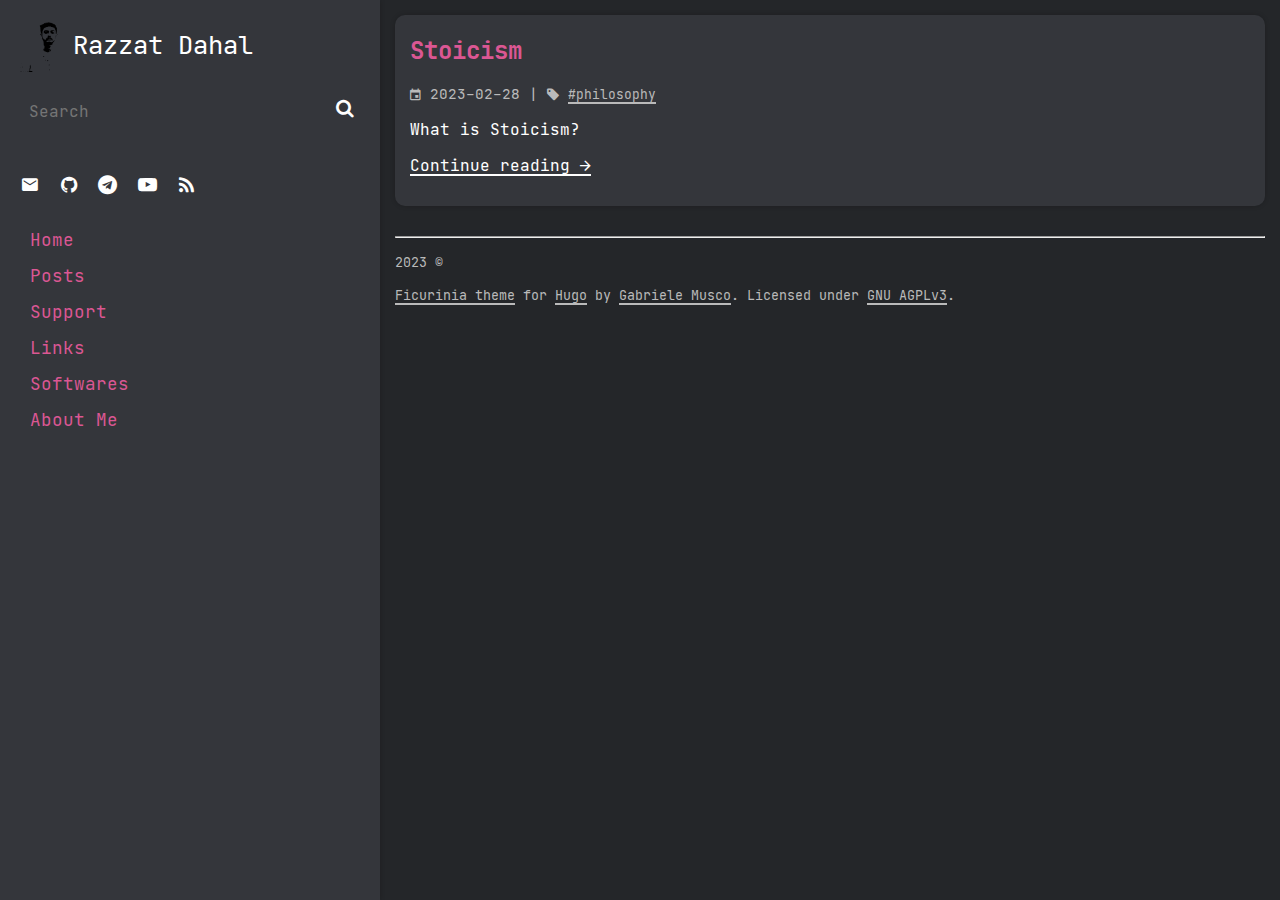
<file: index.html>
<!DOCTYPE html>
<html class="home" lang="en-us"><head>
	<meta name="generator" content="Hugo 0.110.0">
    
    <meta name="viewport" content="width=device-width" />
    <meta http-equiv="Content-Type" content="text/html;charset=UTF-8" />
    <meta http-equiv="X-UA-Compatible" content="IE=7" />

    
        
          <link href="/index.xml" rel="alternate" type="application/rss+xml" title="Razzat Dahal" />
          <link href="/index.xml" rel="feed" type="application/rss+xml" title="Razzat Dahal" />
        
    <link
    rel="icon"
    href='/favicon.png'
/>
<link
    rel="shortcut icon"
    href='/favicon.ico'
    type="image/x-icon"
/>
<link
    rel="apple-touch-icon"
    href='/apple-touch-icon.png'
/>

    <link
        rel="icon"
        href='/logo.svg'
        type="image/svg+xml"
    />

<title>
        
        Razzat Dahal
    </title>

    
    <link href="/symbols-nerd-font/symbols-nerd-font.css" rel="stylesheet" integrity="sha512-lydow8GLOLlYNOtHlksNCmGWWCBsbIEtikXpHzfWqx78HLlyQZHOzyLwPpKol4Th6aCwLUXOfODVYgwrd3nwKQ=="/>
    <link href="/jetbrains-mono/jetbrains-mono.css" rel="stylesheet" integrity="sha512-tJxlgL6v1Y7kFf+qB8SloaAMKnOAw6WouknxXtIjkBux9Y/9aX81EUWOJO8c/3l98DmjG8brr4to7zaez606Fg=="/>

    
    
    <link type="text/css" rel="stylesheet" href=/css/styles.1e095b0a4507e76c41c3df3d15a87a27c5c98e4adb37e3068af3f64f4f7079aadabc0912fa43a21c199fbfa17b0ae61b6f6b41fd7a97bfe72bb2deb880e35498.css integrity="sha512-HglbCkUH52xBw989Fah6J8XJjkrbN&#43;MGivP2T09wearavAkS&#43;kOiHBmfv6F7CuYbb2tB/XqXv&#43;crst64gONUmA==" />
<meta name="author" content="Rajat Dahal" />

    
        <meta name="description" content="A place to start something." />
    

<meta property="og:site_name"
    content='Razzat Dahal' />

    <meta property="og:title"
        content='Razzat Dahal' />
    
        <meta property="og:description" content="A place to start something." />
    
    <meta property="og:type" content="blog" />
    <meta property="og:image"
        content='/portfolio/static/photo_2023-02-27_12-55-49.png' />

<meta name="twitter:card" content="summary_large_image" />
<meta property="twitter:domain"
      content=''
/>
<meta property="twitter:url" content="/" />


    <meta name="twitter:title"
        content='Razzat Dahal' />
    
        <meta name="twitter:description" content="A place to start something." />
    
    <meta name="twitter:image"
        content='/portfolio/static/photo_2023-02-27_12-55-49.png' />

<link rel="manifest" href="/manifest/index.json" />
</head>


    
    
    

<body>
        <div id="baseContainer"><header class="jumbotronContainer">
<div class="titleAndSearchContainer">
        <div id="titleContainer">
            
                <a class="unstyledLink" href="/">
                    <img src='/logo.svg' alt='Logo'/>
                </a>
            
            <div class="rightOfLogo">
                <div class="titleAndHamburger">
                    <h1>
                        <a class="unstyledLink" href="/">Razzat Dahal</a>
                        
                    </h1>
                    
                </div>
                <div id="wide_nav"><nav>
    
    <ul id="main-nav">
        <li><a href="/">Home</a></li>
        
            <li><a href="/posts">Posts</a></li>
        
        
            <li><a href="/support">Support</a></li>
        
            <li><a href="/links">Links</a></li>
        
            <li><a href="/softwares">Softwares</a></li>
        
        
        
        
        
            <li><a href="/about/">About Me</a></li>
        
        
        
    </ul>
</nav>
</div>
            </div>
        </div>
        <div class="search">
    <input id="searchbar" type="text" placeholder='Search' />
    <a class="nerdlink" onclick="newSearch();">&#xf002;</a>
</div>
<script>
    function newSearch() {
        let term = searchbar.value.trim();
        if (!term) return;
        location.href = `/search?q=${term}`;
    }
    searchbar.onkeyup = (ev) => {if (ev.keyCode == 13) newSearch()};
</script>

    </div>
    <div id="links">
        
        
        <a
    
        rel="noreferrer"
    
    target="_blank"
    class="nerdlink"
    href="mailto:radiusrazzat111@gmail.com">
    
    
        &#xf6ed;
    
    <span>
        Email
    </span>
</a>
<a
    
        rel="noreferrer"
    
    target="_blank"
    class="nerdlink"
    href="https://github.com/ceaser008">
    
    
        &#xf09b;
    
    <span>
        GitHub
    </span>
</a>
<a
    
        rel="noreferrer"
    
    target="_blank"
    class="nerdlink"
    href="https://t.me/ceaser008">
    
    
        &#xf2c6;
    
    <span>
        Telegram
    </span>
</a>
<a
    
        rel="noreferrer"
    
    target="_blank"
    class="nerdlink"
    href="https://www.youtube.com/channel/UCCznJpOoWW7p9bBN_PQQCQg">
    
    
        &#xf16a;
    
    <span>
        YouTube
    </span>
</a>
<a
    
        rel="noreferrer"
    
    target="_blank"
    class="nerdlink"
    href="/index.xml">
    
    
        &#xf09e;
    
    <span>
        RSS
    </span>
</a>

    </div>
    
        <div id="sidebar_nav"><nav>
    
    <ul id="main-nav">
        <li><a href="/">Home</a></li>
        
            <li><a href="/posts">Posts</a></li>
        
        
            <li><a href="/support">Support</a></li>
        
            <li><a href="/links">Links</a></li>
        
            <li><a href="/softwares">Softwares</a></li>
        
        
        
        
        
            <li><a href="/about/">About Me</a></li>
        
        
        
    </ul>
</nav>
</div>
        
    

</header>
<div id="contentContainer">
                <div id="content">
                    <main>

    
    
    





    



<div class="postlist gridView" id="postlist">
<article class="card postlistitem">
    <div>
        <h2>
            <a href="/posts/stoicism/">Stoicism</a>
        </h2>
        <p class="date">
            <span title='Date'> </span>
    2023-02-28


                | 
                <span title='Tags'> </span>
                
                    <a href="/tags/philosophy">#philosophy</a>
                
            
        </p>
        
            
        
        
            <div class="articlePreview">
                <p>
                    
                        What is Stoicism? 
                    
                </p>
                <p><a href="/posts/stoicism/">Continue reading </a></p>
            </div>
        
    </div>
    <hr />
</article>

</div>
<div id="getNextBtnContainer"></div>






                    </main><footer>
    <hr />

<p><small>
        2023 &copy; 
    </small></p>
    <p><small>
        <a href='https://gitlab.com/gabmus/hugo-ficurinia'>Ficurinia theme</a> for <a href='https://gohugo.io'>Hugo</a> by <a href='https://gabmus.org'>Gabriele Musco</a>. Licensed under <a href='https://www.gnu.org/licenses/agpl-3.0.html'>GNU AGPLv3</a>.
    </small></p>
</footer>
</div>
            </div>
        </div>


</body>
</html>
</file>
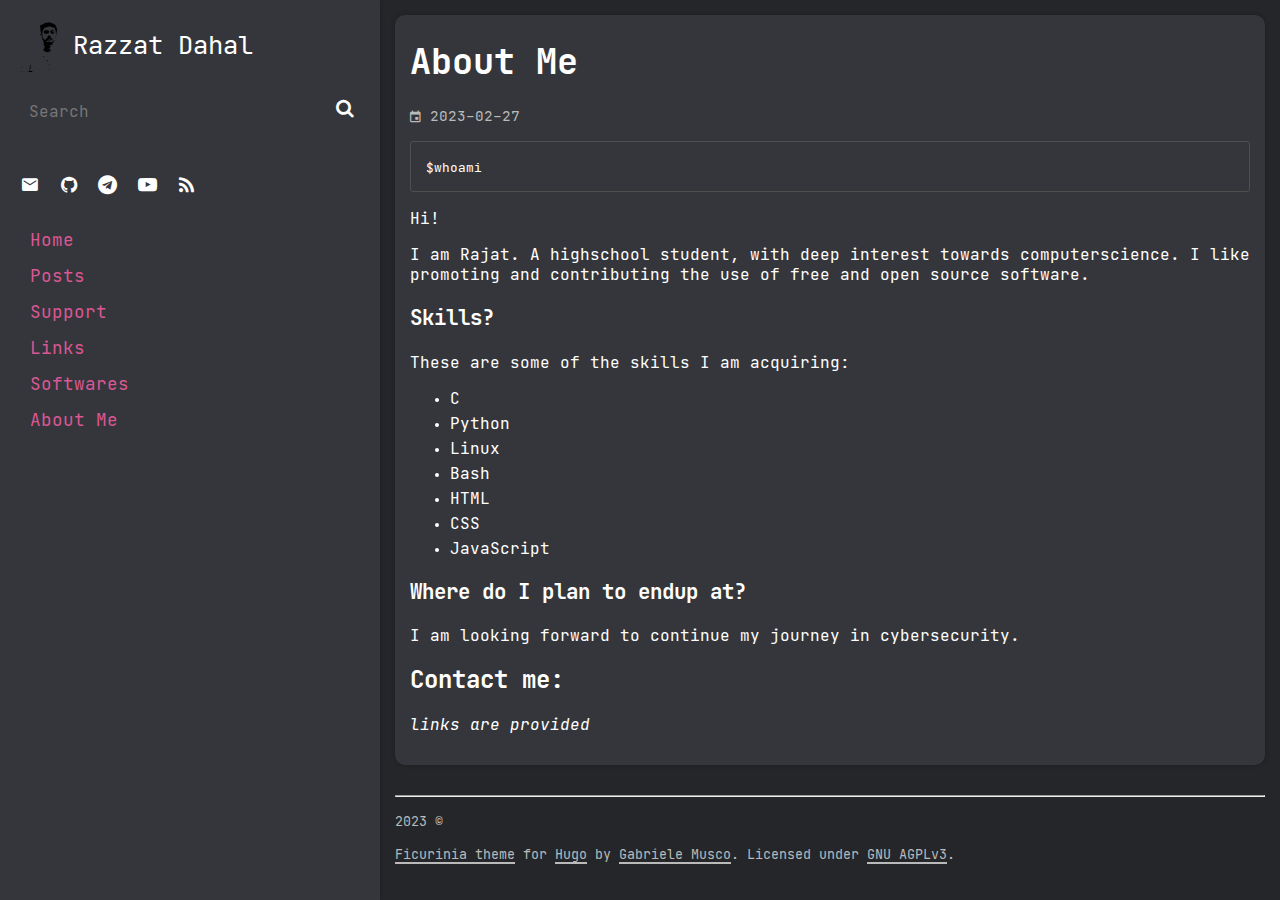
<file: about/index.html>
<!DOCTYPE html>
<html class="" lang="en-us"><head>
    
    <meta name="viewport" content="width=device-width" />
    <meta http-equiv="Content-Type" content="text/html;charset=UTF-8" />
    <meta http-equiv="X-UA-Compatible" content="IE=7" />

    <link
    rel="icon"
    href='/favicon.png'
/>
<link
    rel="shortcut icon"
    href='/favicon.ico'
    type="image/x-icon"
/>
<link
    rel="apple-touch-icon"
    href='/apple-touch-icon.png'
/>

    <link
        rel="icon"
        href='/logo.svg'
        type="image/svg+xml"
    />

<title>
        
            About Me  &ndash;
        
        Razzat Dahal
    </title>

    
    <link href="/symbols-nerd-font/symbols-nerd-font.css" rel="stylesheet" integrity="sha512-lydow8GLOLlYNOtHlksNCmGWWCBsbIEtikXpHzfWqx78HLlyQZHOzyLwPpKol4Th6aCwLUXOfODVYgwrd3nwKQ=="/>
    <link href="/jetbrains-mono/jetbrains-mono.css" rel="stylesheet" integrity="sha512-tJxlgL6v1Y7kFf+qB8SloaAMKnOAw6WouknxXtIjkBux9Y/9aX81EUWOJO8c/3l98DmjG8brr4to7zaez606Fg=="/>

    
    
    <link type="text/css" rel="stylesheet" href=/css/styles.1e095b0a4507e76c41c3df3d15a87a27c5c98e4adb37e3068af3f64f4f7079aadabc0912fa43a21c199fbfa17b0ae61b6f6b41fd7a97bfe72bb2deb880e35498.css integrity="sha512-HglbCkUH52xBw989Fah6J8XJjkrbN&#43;MGivP2T09wearavAkS&#43;kOiHBmfv6F7CuYbb2tB/XqXv&#43;crst64gONUmA==" />
<meta name="author" content="Rajat Dahal" />

    
    
        <meta name="description" content="Something about me." />
    

<meta property="og:site_name"
    content='Razzat Dahal' />

    <meta property="og:title" content="About Me" />
    <meta property="og:type" content="article" />
    
    <meta
        property="article:author" content="Rajat Dahal" />
    <meta
        property="article:published_time"
        content='2023-02-27T09:21:11Z&#43;0545' />
    
    <meta property="og:url" content="/about/" />
    
    
    <meta property="og:image"
        content="/portfolio/static/photo_2023-02-27_12-55-49.png" />
    
        <meta property="og:description" content="Something about me." />
    

<meta name="twitter:card" content="summary_large_image" />
<meta property="twitter:domain"
      content=''
/>
<meta property="twitter:url" content="/about/" />


    <meta name="twitter:title" content="About Me" />
    
    
    
    <meta name="twitter:image"
        content="/portfolio/static/photo_2023-02-27_12-55-49.png" />
    
        <meta name="twitter:description" content="Something about me." />
    

<link rel="manifest" href="/manifest/index.json" />
</head>


<body>
        <div id="baseContainer"><header class="">
<div class="titleAndSearchContainer">
        <div id="titleContainer">
            
                <a class="unstyledLink" href="/">
                    <img src='/logo.svg' alt='Logo'/>
                </a>
            
            <div class="rightOfLogo">
                <div class="titleAndHamburger">
                    <h1>
                        <a class="unstyledLink" href="/">Razzat Dahal</a>
                        
                    </h1>
                    
                </div>
                <div id="wide_nav"><nav>
    
    <ul id="main-nav">
        <li><a href="/">Home</a></li>
        
            <li><a href="/posts">Posts</a></li>
        
        
            <li><a href="/support">Support</a></li>
        
            <li><a href="/links">Links</a></li>
        
            <li><a href="/softwares">Softwares</a></li>
        
        
        
        
        
            <li><a href="/about/">About Me</a></li>
        
        
        
    </ul>
</nav>
</div>
            </div>
        </div>
        <div class="search">
    <input id="searchbar" type="text" placeholder='Search' />
    <a class="nerdlink" onclick="newSearch();">&#xf002;</a>
</div>
<script>
    function newSearch() {
        let term = searchbar.value.trim();
        if (!term) return;
        location.href = `/search?q=${term}`;
    }
    searchbar.onkeyup = (ev) => {if (ev.keyCode == 13) newSearch()};
</script>

    </div>
    <div id="links">
        
        
        <a
    
        rel="noreferrer"
    
    target="_blank"
    class="nerdlink"
    href="mailto:radiusrazzat111@gmail.com">
    
    
        &#xf6ed;
    
    <span>
        Email
    </span>
</a>
<a
    
        rel="noreferrer"
    
    target="_blank"
    class="nerdlink"
    href="https://github.com/ceaser008">
    
    
        &#xf09b;
    
    <span>
        GitHub
    </span>
</a>
<a
    
        rel="noreferrer"
    
    target="_blank"
    class="nerdlink"
    href="https://t.me/ceaser008">
    
    
        &#xf2c6;
    
    <span>
        Telegram
    </span>
</a>
<a
    
        rel="noreferrer"
    
    target="_blank"
    class="nerdlink"
    href="https://www.youtube.com/channel/UCCznJpOoWW7p9bBN_PQQCQg">
    
    
        &#xf16a;
    
    <span>
        YouTube
    </span>
</a>
<a
    
        rel="noreferrer"
    
    target="_blank"
    class="nerdlink"
    href="/index.xml">
    
    
        &#xf09e;
    
    <span>
        RSS
    </span>
</a>

    </div>
    
        <div id="sidebar_nav"><nav>
    
    <ul id="main-nav">
        <li><a href="/">Home</a></li>
        
            <li><a href="/posts">Posts</a></li>
        
        
            <li><a href="/support">Support</a></li>
        
            <li><a href="/links">Links</a></li>
        
            <li><a href="/softwares">Softwares</a></li>
        
        
        
        
        
            <li><a href="/about/">About Me</a></li>
        
        
        
    </ul>
</nav>
</div>
        
    

</header>
<div id="contentContainer">
                <div id="content">
                    <main>
<article class="card single">
    
        <h1>About Me</h1>
    
    
        <p class="date">
            <span title='Date'> </span>
    2023-02-27

</p>
    
    
    
    
    <div><pre><code>$whoami 
</code></pre>
<p>Hi!</p>
<p>I am Rajat. A highschool student, with deep interest towards computerscience.
I  like promoting and contributing the use of free and open source software.</p>
<h3 id="skills">Skills?</h3>
<p>These are some of the skills I am acquiring:</p>
<ul>
<li>C</li>
<li>Python</li>
<li>Linux</li>
<li>Bash</li>
<li>HTML</li>
<li>CSS</li>
<li>JavaScript</li>
</ul>
<h3 id="where-do-i-plan-to-endup-at">Where do I plan to endup at?</h3>
<p>I am looking forward to continue my journey in cybersecurity.</p>
<h2 id="contact-me">Contact me:</h2>
<p><em>links are provided</em></p>
</div>
</article>






                    </main><footer>
    <hr />

<p><small>
        2023 &copy; 
    </small></p>
    <p><small>
        <a href='https://gitlab.com/gabmus/hugo-ficurinia'>Ficurinia theme</a> for <a href='https://gohugo.io'>Hugo</a> by <a href='https://gabmus.org'>Gabriele Musco</a>. Licensed under <a href='https://www.gnu.org/licenses/agpl-3.0.html'>GNU AGPLv3</a>.
    </small></p>
</footer>
</div>
            </div>
        </div>


</body>
</html>
</file>
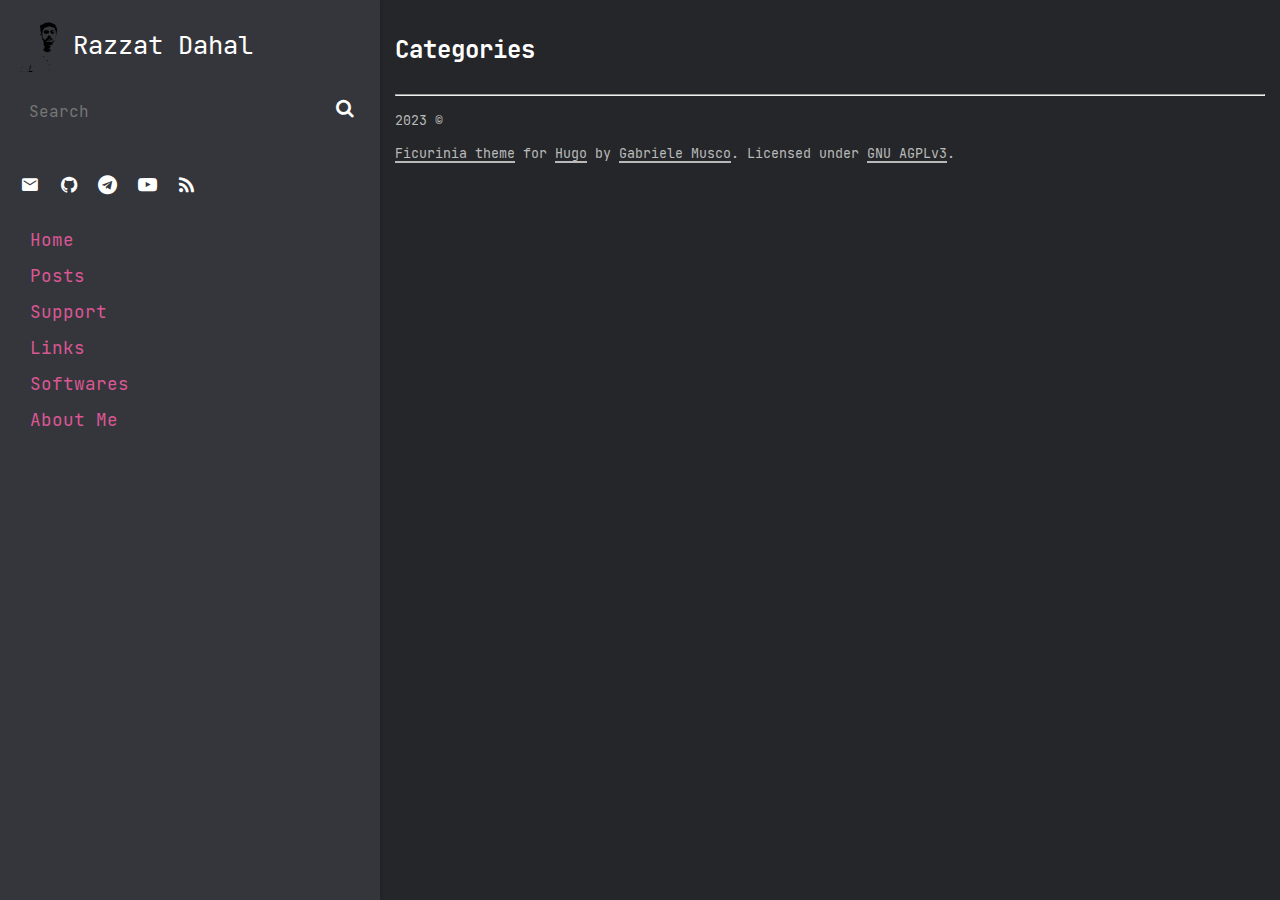
<file: categories/index.html>
<!DOCTYPE html>
<html class="" lang="en-us"><head>
    
    <meta name="viewport" content="width=device-width" />
    <meta http-equiv="Content-Type" content="text/html;charset=UTF-8" />
    <meta http-equiv="X-UA-Compatible" content="IE=7" />

    
        
          <link href="/categories/index.xml" rel="alternate" type="application/rss+xml" title="Razzat Dahal" />
          <link href="/categories/index.xml" rel="feed" type="application/rss+xml" title="Razzat Dahal" />
        
    <link
    rel="icon"
    href='/favicon.png'
/>
<link
    rel="shortcut icon"
    href='/favicon.ico'
    type="image/x-icon"
/>
<link
    rel="apple-touch-icon"
    href='/apple-touch-icon.png'
/>

    <link
        rel="icon"
        href='/logo.svg'
        type="image/svg+xml"
    />

<title>
        
            Categories  &ndash;
        
        Razzat Dahal
    </title>

    
    <link href="/symbols-nerd-font/symbols-nerd-font.css" rel="stylesheet" integrity="sha512-lydow8GLOLlYNOtHlksNCmGWWCBsbIEtikXpHzfWqx78HLlyQZHOzyLwPpKol4Th6aCwLUXOfODVYgwrd3nwKQ=="/>
    <link href="/jetbrains-mono/jetbrains-mono.css" rel="stylesheet" integrity="sha512-tJxlgL6v1Y7kFf+qB8SloaAMKnOAw6WouknxXtIjkBux9Y/9aX81EUWOJO8c/3l98DmjG8brr4to7zaez606Fg=="/>

    
    
    <link type="text/css" rel="stylesheet" href=/css/styles.1e095b0a4507e76c41c3df3d15a87a27c5c98e4adb37e3068af3f64f4f7079aadabc0912fa43a21c199fbfa17b0ae61b6f6b41fd7a97bfe72bb2deb880e35498.css integrity="sha512-HglbCkUH52xBw989Fah6J8XJjkrbN&#43;MGivP2T09wearavAkS&#43;kOiHBmfv6F7CuYbb2tB/XqXv&#43;crst64gONUmA==" />
<meta name="author" content="Rajat Dahal" />

    
        <meta name="description" content="A place to start something." />
    

<meta property="og:site_name"
    content='Razzat Dahal' />

    <meta property="og:title"
        content='Razzat Dahal' />
    
        <meta property="og:description" content="A place to start something." />
    
    <meta property="og:type" content="blog" />
    <meta property="og:image"
        content='/portfolio/static/photo_2023-02-27_12-55-49.png' />

<meta name="twitter:card" content="summary_large_image" />
<meta property="twitter:domain"
      content=''
/>
<meta property="twitter:url" content="/categories/" />


    <meta name="twitter:title"
        content='Razzat Dahal' />
    
        <meta name="twitter:description" content="A place to start something." />
    
    <meta name="twitter:image"
        content='/portfolio/static/photo_2023-02-27_12-55-49.png' />

<link rel="manifest" href="/manifest/index.json" />
</head>


<body>
        <div id="baseContainer"><header class="">
<div class="titleAndSearchContainer">
        <div id="titleContainer">
            
                <a class="unstyledLink" href="/">
                    <img src='/logo.svg' alt='Logo'/>
                </a>
            
            <div class="rightOfLogo">
                <div class="titleAndHamburger">
                    <h1>
                        <a class="unstyledLink" href="/">Razzat Dahal</a>
                        
                    </h1>
                    
                </div>
                <div id="wide_nav"><nav>
    
    <ul id="main-nav">
        <li><a href="/">Home</a></li>
        
            <li><a href="/posts">Posts</a></li>
        
        
            <li><a href="/support">Support</a></li>
        
            <li><a href="/links">Links</a></li>
        
            <li><a href="/softwares">Softwares</a></li>
        
        
        
        
        
            <li><a href="/about/">About Me</a></li>
        
        
        
    </ul>
</nav>
</div>
            </div>
        </div>
        <div class="search">
    <input id="searchbar" type="text" placeholder='Search' />
    <a class="nerdlink" onclick="newSearch();">&#xf002;</a>
</div>
<script>
    function newSearch() {
        let term = searchbar.value.trim();
        if (!term) return;
        location.href = `/search?q=${term}`;
    }
    searchbar.onkeyup = (ev) => {if (ev.keyCode == 13) newSearch()};
</script>

    </div>
    <div id="links">
        
        
        <a
    
        rel="noreferrer"
    
    target="_blank"
    class="nerdlink"
    href="mailto:radiusrazzat111@gmail.com">
    
    
        &#xf6ed;
    
    <span>
        Email
    </span>
</a>
<a
    
        rel="noreferrer"
    
    target="_blank"
    class="nerdlink"
    href="https://github.com/ceaser008">
    
    
        &#xf09b;
    
    <span>
        GitHub
    </span>
</a>
<a
    
        rel="noreferrer"
    
    target="_blank"
    class="nerdlink"
    href="https://t.me/ceaser008">
    
    
        &#xf2c6;
    
    <span>
        Telegram
    </span>
</a>
<a
    
        rel="noreferrer"
    
    target="_blank"
    class="nerdlink"
    href="https://www.youtube.com/channel/UCCznJpOoWW7p9bBN_PQQCQg">
    
    
        &#xf16a;
    
    <span>
        YouTube
    </span>
</a>
<a
    
        rel="noreferrer"
    
    target="_blank"
    class="nerdlink"
    href="/index.xml">
    
    
        &#xf09e;
    
    <span>
        RSS
    </span>
</a>

    </div>
    
        <div id="sidebar_nav"><nav>
    
    <ul id="main-nav">
        <li><a href="/">Home</a></li>
        
            <li><a href="/posts">Posts</a></li>
        
        
            <li><a href="/support">Support</a></li>
        
            <li><a href="/links">Links</a></li>
        
            <li><a href="/softwares">Softwares</a></li>
        
        
        
        
        
            <li><a href="/about/">About Me</a></li>
        
        
        
    </ul>
</nav>
</div>
        
    

</header>
<div id="contentContainer">
                <div id="content">
                    <main>
    <h2>
    
    
    
    
        Categories
    
</h2>
<ul class="list">
    
        
    
</ul>


                    </main><footer>
    <hr />

<p><small>
        2023 &copy; 
    </small></p>
    <p><small>
        <a href='https://gitlab.com/gabmus/hugo-ficurinia'>Ficurinia theme</a> for <a href='https://gohugo.io'>Hugo</a> by <a href='https://gabmus.org'>Gabriele Musco</a>. Licensed under <a href='https://www.gnu.org/licenses/agpl-3.0.html'>GNU AGPLv3</a>.
    </small></p>
</footer>
</div>
            </div>
        </div>


</body>
</html>
</file>
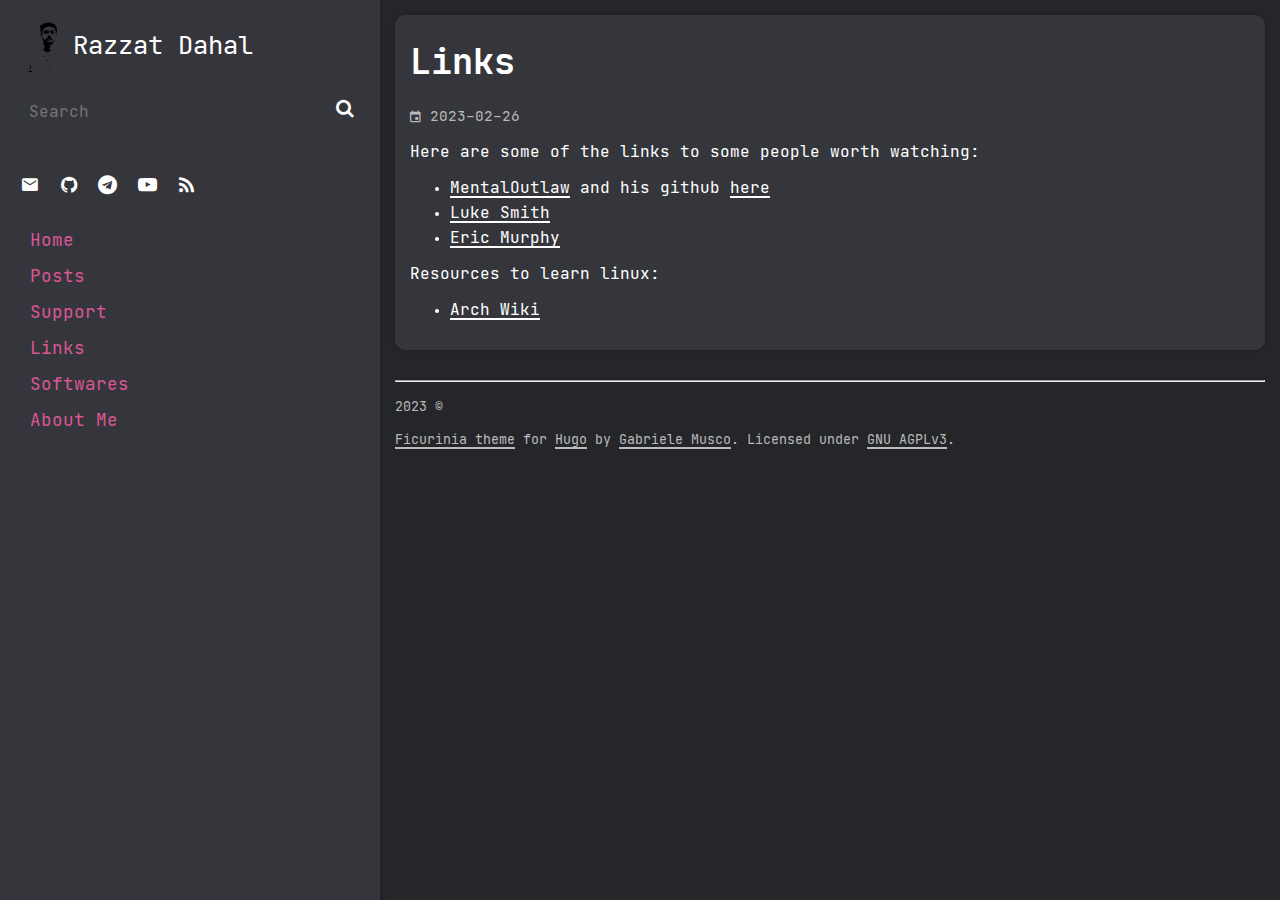
<file: links/index.html>
<!DOCTYPE html>
<html class="" lang="en-us"><head>
    
    <meta name="viewport" content="width=device-width" />
    <meta http-equiv="Content-Type" content="text/html;charset=UTF-8" />
    <meta http-equiv="X-UA-Compatible" content="IE=7" />

    <link
    rel="icon"
    href='/favicon.png'
/>
<link
    rel="shortcut icon"
    href='/favicon.ico'
    type="image/x-icon"
/>
<link
    rel="apple-touch-icon"
    href='/apple-touch-icon.png'
/>

    <link
        rel="icon"
        href='/logo.svg'
        type="image/svg+xml"
    />

<title>
        
            Links  &ndash;
        
        Razzat Dahal
    </title>

    
    <link href="/symbols-nerd-font/symbols-nerd-font.css" rel="stylesheet" integrity="sha512-lydow8GLOLlYNOtHlksNCmGWWCBsbIEtikXpHzfWqx78HLlyQZHOzyLwPpKol4Th6aCwLUXOfODVYgwrd3nwKQ=="/>
    <link href="/jetbrains-mono/jetbrains-mono.css" rel="stylesheet" integrity="sha512-tJxlgL6v1Y7kFf+qB8SloaAMKnOAw6WouknxXtIjkBux9Y/9aX81EUWOJO8c/3l98DmjG8brr4to7zaez606Fg=="/>

    
    
    <link type="text/css" rel="stylesheet" href=/css/styles.1e095b0a4507e76c41c3df3d15a87a27c5c98e4adb37e3068af3f64f4f7079aadabc0912fa43a21c199fbfa17b0ae61b6f6b41fd7a97bfe72bb2deb880e35498.css integrity="sha512-HglbCkUH52xBw989Fah6J8XJjkrbN&#43;MGivP2T09wearavAkS&#43;kOiHBmfv6F7CuYbb2tB/XqXv&#43;crst64gONUmA==" />
<meta name="author" content="Rajat Dahal" />

    
    
        <meta name="description" content=" links to some people worth watching:
MentalOutlaw and his github here Luke Smith Eric Murphy Resources to learn linux:
Arch Wiki " />
    

<meta property="og:site_name"
    content='Razzat Dahal' />

    <meta property="og:title" content="Links" />
    <meta property="og:type" content="article" />
    
    <meta
        property="article:author" content="Rajat Dahal" />
    <meta
        property="article:published_time"
        content='2023-02-26T22:32:15Z&#43;0545' />
    
    <meta property="og:url" content="/links/" />
    
    
    <meta property="og:image"
        content="/portfolio/static/photo_2023-02-27_12-55-49.png" />
    
        <meta property="og:description" content="Here are some of the links to some people worth watching:
MentalOutlaw and his github here Luke Smith Eric Murphy Resources to learn linux:
Arch Wiki " />
    

<meta name="twitter:card" content="summary_large_image" />
<meta property="twitter:domain"
      content=''
/>
<meta property="twitter:url" content="/links/" />


    <meta name="twitter:title" content="Links" />
    
    
    
    <meta name="twitter:image"
        content="/portfolio/static/photo_2023-02-27_12-55-49.png" />
    
        <meta name="twitter:description" content="Here are some of the links to some people worth watching:
MentalOutlaw and his github here Luke Smith Eric Murphy Resources to learn linux:
Arch Wiki " />
    

<link rel="manifest" href="/manifest/index.json" />
</head>


<body>
        <div id="baseContainer"><header class="">
<div class="titleAndSearchContainer">
        <div id="titleContainer">
            
                <a class="unstyledLink" href="/">
                    <img src='/logo.svg' alt='Logo'/>
                </a>
            
            <div class="rightOfLogo">
                <div class="titleAndHamburger">
                    <h1>
                        <a class="unstyledLink" href="/">Razzat Dahal</a>
                        
                    </h1>
                    
                </div>
                <div id="wide_nav"><nav>
    
    <ul id="main-nav">
        <li><a href="/">Home</a></li>
        
            <li><a href="/posts">Posts</a></li>
        
        
            <li><a href="/support">Support</a></li>
        
            <li><a href="/links">Links</a></li>
        
            <li><a href="/softwares">Softwares</a></li>
        
        
        
        
        
            <li><a href="/about/">About Me</a></li>
        
        
        
    </ul>
</nav>
</div>
            </div>
        </div>
        <div class="search">
    <input id="searchbar" type="text" placeholder='Search' />
    <a class="nerdlink" onclick="newSearch();">&#xf002;</a>
</div>
<script>
    function newSearch() {
        let term = searchbar.value.trim();
        if (!term) return;
        location.href = `/search?q=${term}`;
    }
    searchbar.onkeyup = (ev) => {if (ev.keyCode == 13) newSearch()};
</script>

    </div>
    <div id="links">
        
        
        <a
    
        rel="noreferrer"
    
    target="_blank"
    class="nerdlink"
    href="mailto:radiusrazzat111@gmail.com">
    
    
        &#xf6ed;
    
    <span>
        Email
    </span>
</a>
<a
    
        rel="noreferrer"
    
    target="_blank"
    class="nerdlink"
    href="https://github.com/ceaser008">
    
    
        &#xf09b;
    
    <span>
        GitHub
    </span>
</a>
<a
    
        rel="noreferrer"
    
    target="_blank"
    class="nerdlink"
    href="https://t.me/ceaser008">
    
    
        &#xf2c6;
    
    <span>
        Telegram
    </span>
</a>
<a
    
        rel="noreferrer"
    
    target="_blank"
    class="nerdlink"
    href="https://www.youtube.com/channel/UCCznJpOoWW7p9bBN_PQQCQg">
    
    
        &#xf16a;
    
    <span>
        YouTube
    </span>
</a>
<a
    
        rel="noreferrer"
    
    target="_blank"
    class="nerdlink"
    href="/index.xml">
    
    
        &#xf09e;
    
    <span>
        RSS
    </span>
</a>

    </div>
    
        <div id="sidebar_nav"><nav>
    
    <ul id="main-nav">
        <li><a href="/">Home</a></li>
        
            <li><a href="/posts">Posts</a></li>
        
        
            <li><a href="/support">Support</a></li>
        
            <li><a href="/links">Links</a></li>
        
            <li><a href="/softwares">Softwares</a></li>
        
        
        
        
        
            <li><a href="/about/">About Me</a></li>
        
        
        
    </ul>
</nav>
</div>
        
    

</header>
<div id="contentContainer">
                <div id="content">
                    <main>
<article class="card single">
    
        <h1>Links</h1>
    
    
        <p class="date">
            <span title='Date'> </span>
    2023-02-26

</p>
    
    
    
    
    <div><p>Here are some of the links to some people worth watching:</p>
<ul>
<li><a href="https://www.youtube.com/@MentalOutlaw">MentalOutlaw</a> and his github <a href="https://github.com/MentalOutlaw">here</a></li>
<li><a href="https://lukesmith.xyz/">Luke Smith</a></li>
<li><a href="https://ericmurphy.xyz">Eric Murphy</a></li>
</ul>
<p>Resources to learn linux:</p>
<ul>
<li><a href="https://wiki.archlinux.org/">Arch Wiki</a></li>
</ul>
</div>
</article>






                    </main><footer>
    <hr />

<p><small>
        2023 &copy; 
    </small></p>
    <p><small>
        <a href='https://gitlab.com/gabmus/hugo-ficurinia'>Ficurinia theme</a> for <a href='https://gohugo.io'>Hugo</a> by <a href='https://gabmus.org'>Gabriele Musco</a>. Licensed under <a href='https://www.gnu.org/licenses/agpl-3.0.html'>GNU AGPLv3</a>.
    </small></p>
</footer>
</div>
            </div>
        </div>


</body>
</html>
</file>
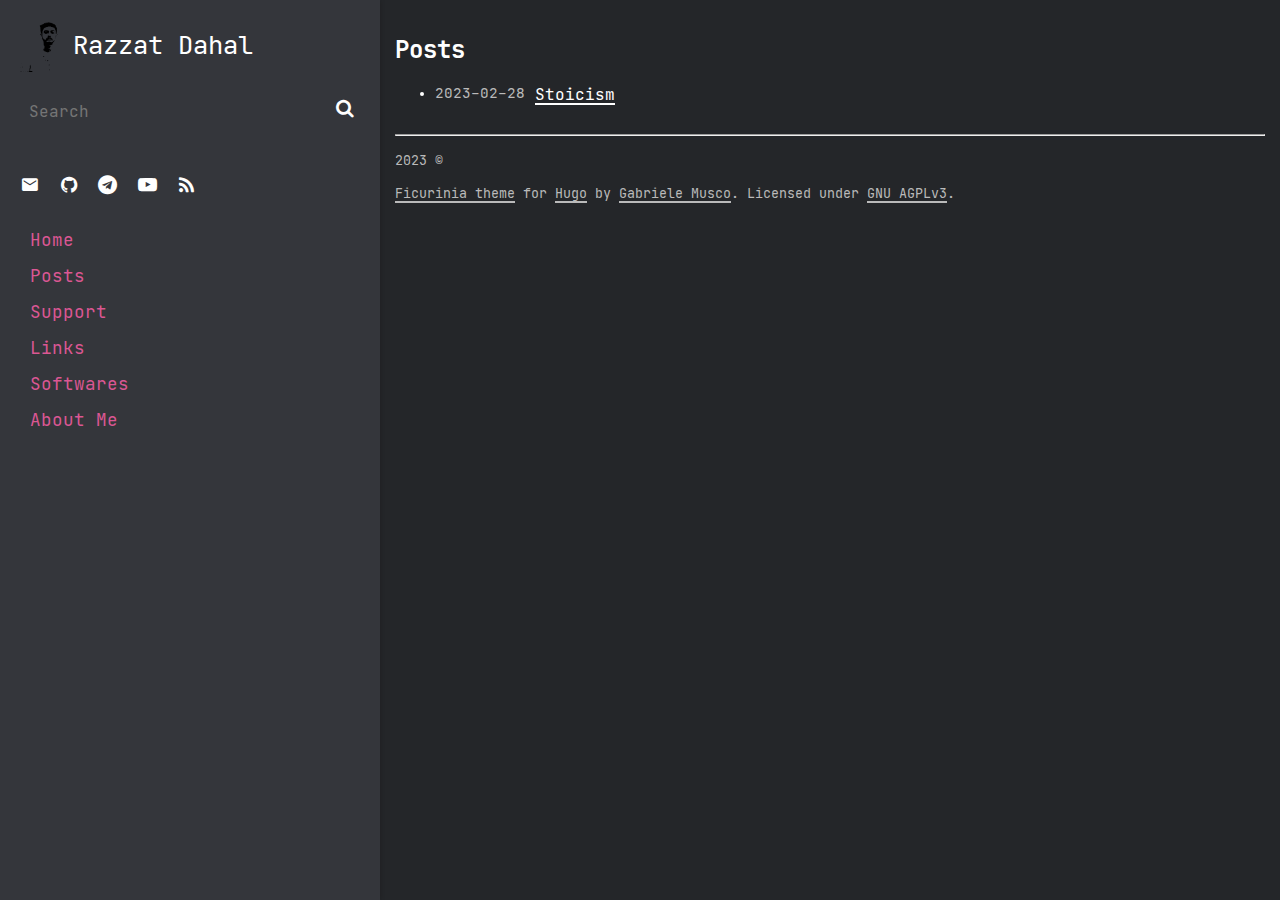
<file: posts/index.html>
<!DOCTYPE html>
<html class="" lang="en-us"><head>
    
    <meta name="viewport" content="width=device-width" />
    <meta http-equiv="Content-Type" content="text/html;charset=UTF-8" />
    <meta http-equiv="X-UA-Compatible" content="IE=7" />

    
        
          <link href="/posts/index.xml" rel="alternate" type="application/rss+xml" title="Razzat Dahal" />
          <link href="/posts/index.xml" rel="feed" type="application/rss+xml" title="Razzat Dahal" />
        
    <link
    rel="icon"
    href='/favicon.png'
/>
<link
    rel="shortcut icon"
    href='/favicon.ico'
    type="image/x-icon"
/>
<link
    rel="apple-touch-icon"
    href='/apple-touch-icon.png'
/>

    <link
        rel="icon"
        href='/logo.svg'
        type="image/svg+xml"
    />

<title>
        
            Posts  &ndash;
        
        Razzat Dahal
    </title>

    
    <link href="/symbols-nerd-font/symbols-nerd-font.css" rel="stylesheet" integrity="sha512-lydow8GLOLlYNOtHlksNCmGWWCBsbIEtikXpHzfWqx78HLlyQZHOzyLwPpKol4Th6aCwLUXOfODVYgwrd3nwKQ=="/>
    <link href="/jetbrains-mono/jetbrains-mono.css" rel="stylesheet" integrity="sha512-tJxlgL6v1Y7kFf+qB8SloaAMKnOAw6WouknxXtIjkBux9Y/9aX81EUWOJO8c/3l98DmjG8brr4to7zaez606Fg=="/>

    
    
    <link type="text/css" rel="stylesheet" href=/css/styles.1e095b0a4507e76c41c3df3d15a87a27c5c98e4adb37e3068af3f64f4f7079aadabc0912fa43a21c199fbfa17b0ae61b6f6b41fd7a97bfe72bb2deb880e35498.css integrity="sha512-HglbCkUH52xBw989Fah6J8XJjkrbN&#43;MGivP2T09wearavAkS&#43;kOiHBmfv6F7CuYbb2tB/XqXv&#43;crst64gONUmA==" />
<meta name="author" content="Rajat Dahal" />

    
        <meta name="description" content="A place to start something." />
    

<meta property="og:site_name"
    content='Razzat Dahal' />

    <meta property="og:title"
        content='Razzat Dahal' />
    
        <meta property="og:description" content="A place to start something." />
    
    <meta property="og:type" content="blog" />
    <meta property="og:image"
        content='/portfolio/static/photo_2023-02-27_12-55-49.png' />

<meta name="twitter:card" content="summary_large_image" />
<meta property="twitter:domain"
      content=''
/>
<meta property="twitter:url" content="/posts/" />


    <meta name="twitter:title"
        content='Razzat Dahal' />
    
        <meta name="twitter:description" content="A place to start something." />
    
    <meta name="twitter:image"
        content='/portfolio/static/photo_2023-02-27_12-55-49.png' />

<link rel="manifest" href="/manifest/index.json" />
</head>


<body>
        <div id="baseContainer"><header class="">
<div class="titleAndSearchContainer">
        <div id="titleContainer">
            
                <a class="unstyledLink" href="/">
                    <img src='/logo.svg' alt='Logo'/>
                </a>
            
            <div class="rightOfLogo">
                <div class="titleAndHamburger">
                    <h1>
                        <a class="unstyledLink" href="/">Razzat Dahal</a>
                        
                    </h1>
                    
                </div>
                <div id="wide_nav"><nav>
    
    <ul id="main-nav">
        <li><a href="/">Home</a></li>
        
            <li><a href="/posts">Posts</a></li>
        
        
            <li><a href="/support">Support</a></li>
        
            <li><a href="/links">Links</a></li>
        
            <li><a href="/softwares">Softwares</a></li>
        
        
        
        
        
            <li><a href="/about/">About Me</a></li>
        
        
        
    </ul>
</nav>
</div>
            </div>
        </div>
        <div class="search">
    <input id="searchbar" type="text" placeholder='Search' />
    <a class="nerdlink" onclick="newSearch();">&#xf002;</a>
</div>
<script>
    function newSearch() {
        let term = searchbar.value.trim();
        if (!term) return;
        location.href = `/search?q=${term}`;
    }
    searchbar.onkeyup = (ev) => {if (ev.keyCode == 13) newSearch()};
</script>

    </div>
    <div id="links">
        
        
        <a
    
        rel="noreferrer"
    
    target="_blank"
    class="nerdlink"
    href="mailto:radiusrazzat111@gmail.com">
    
    
        &#xf6ed;
    
    <span>
        Email
    </span>
</a>
<a
    
        rel="noreferrer"
    
    target="_blank"
    class="nerdlink"
    href="https://github.com/ceaser008">
    
    
        &#xf09b;
    
    <span>
        GitHub
    </span>
</a>
<a
    
        rel="noreferrer"
    
    target="_blank"
    class="nerdlink"
    href="https://t.me/ceaser008">
    
    
        &#xf2c6;
    
    <span>
        Telegram
    </span>
</a>
<a
    
        rel="noreferrer"
    
    target="_blank"
    class="nerdlink"
    href="https://www.youtube.com/channel/UCCznJpOoWW7p9bBN_PQQCQg">
    
    
        &#xf16a;
    
    <span>
        YouTube
    </span>
</a>
<a
    
        rel="noreferrer"
    
    target="_blank"
    class="nerdlink"
    href="/index.xml">
    
    
        &#xf09e;
    
    <span>
        RSS
    </span>
</a>

    </div>
    
        <div id="sidebar_nav"><nav>
    
    <ul id="main-nav">
        <li><a href="/">Home</a></li>
        
            <li><a href="/posts">Posts</a></li>
        
        
            <li><a href="/support">Support</a></li>
        
            <li><a href="/links">Links</a></li>
        
            <li><a href="/softwares">Softwares</a></li>
        
        
        
        
        
            <li><a href="/about/">About Me</a></li>
        
        
        
    </ul>
</nav>
</div>
        
    

</header>
<div id="contentContainer">
                <div id="content">
                    <main>
    <h2>
    
    
    
    
        Posts
    
</h2>
<ul class="list">
    
        
            <li>
                <div>
                    <span class="date">
    2023-02-28

</span>
                    <span>
                        <a href="/posts/stoicism/">Stoicism</a>
                    </span>
                </div>
            </li>
        
    
</ul>


                    </main><footer>
    <hr />

<p><small>
        2023 &copy; 
    </small></p>
    <p><small>
        <a href='https://gitlab.com/gabmus/hugo-ficurinia'>Ficurinia theme</a> for <a href='https://gohugo.io'>Hugo</a> by <a href='https://gabmus.org'>Gabriele Musco</a>. Licensed under <a href='https://www.gnu.org/licenses/agpl-3.0.html'>GNU AGPLv3</a>.
    </small></p>
</footer>
</div>
            </div>
        </div>


</body>
</html>
</file>
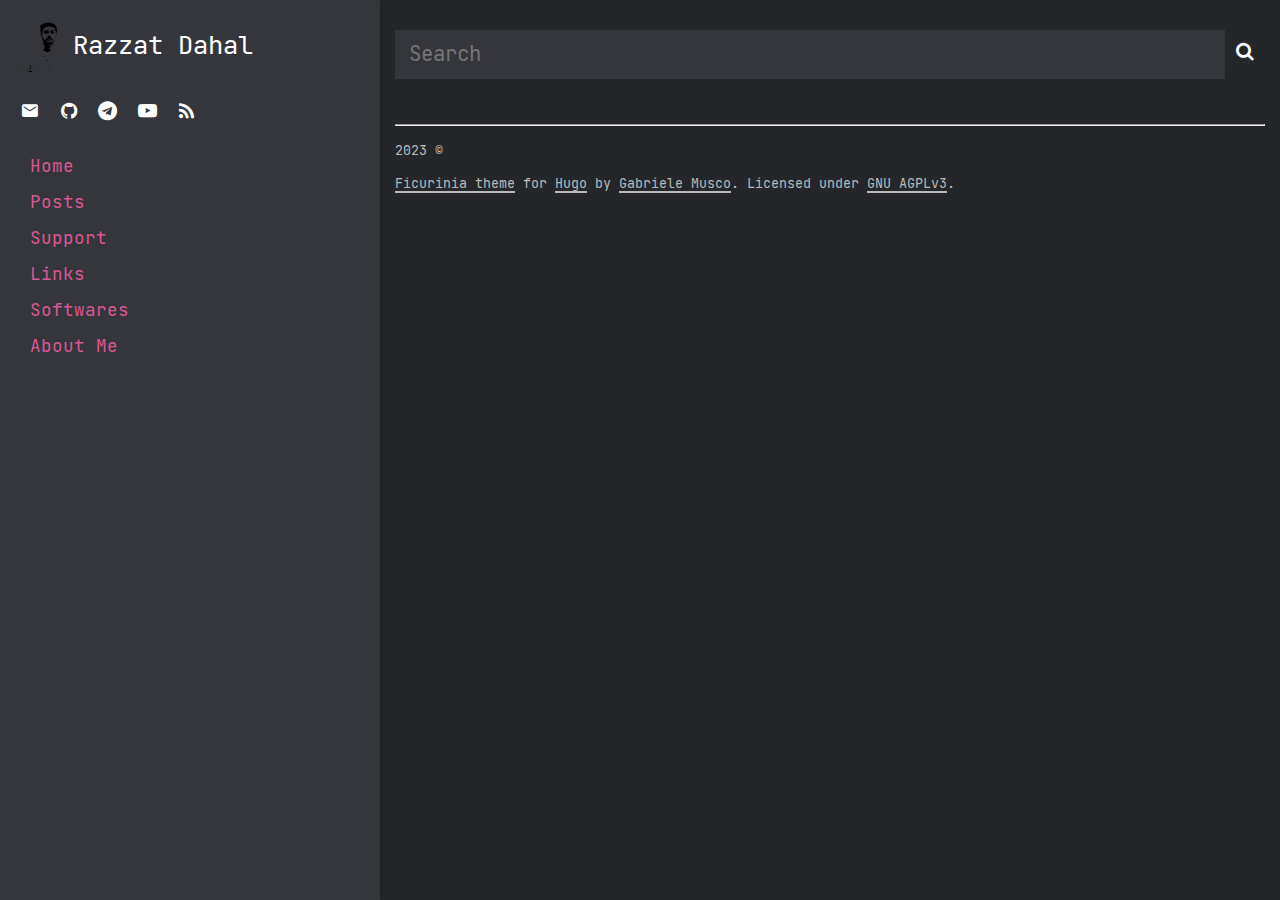
<file: search/index.html>
<!DOCTYPE html>
<html class="" lang="en-us"><head>
    
    <meta name="viewport" content="width=device-width" />
    <meta http-equiv="Content-Type" content="text/html;charset=UTF-8" />
    <meta http-equiv="X-UA-Compatible" content="IE=7" />

    <link
    rel="icon"
    href='/favicon.png'
/>
<link
    rel="shortcut icon"
    href='/favicon.ico'
    type="image/x-icon"
/>
<link
    rel="apple-touch-icon"
    href='/apple-touch-icon.png'
/>

    <link
        rel="icon"
        href='/logo.svg'
        type="image/svg+xml"
    />

<title>
        
            Search  &ndash;
        
        Razzat Dahal
    </title>

    
    <link href="/symbols-nerd-font/symbols-nerd-font.css" rel="stylesheet" integrity="sha512-lydow8GLOLlYNOtHlksNCmGWWCBsbIEtikXpHzfWqx78HLlyQZHOzyLwPpKol4Th6aCwLUXOfODVYgwrd3nwKQ=="/>
    <link href="/jetbrains-mono/jetbrains-mono.css" rel="stylesheet" integrity="sha512-tJxlgL6v1Y7kFf+qB8SloaAMKnOAw6WouknxXtIjkBux9Y/9aX81EUWOJO8c/3l98DmjG8brr4to7zaez606Fg=="/>

    
    
    <link type="text/css" rel="stylesheet" href=/css/styles.1e095b0a4507e76c41c3df3d15a87a27c5c98e4adb37e3068af3f64f4f7079aadabc0912fa43a21c199fbfa17b0ae61b6f6b41fd7a97bfe72bb2deb880e35498.css integrity="sha512-HglbCkUH52xBw989Fah6J8XJjkrbN&#43;MGivP2T09wearavAkS&#43;kOiHBmfv6F7CuYbb2tB/XqXv&#43;crst64gONUmA==" />
<meta name="author" content="Rajat Dahal" />

    
    
        <meta name="description" content="" />
    

<meta property="og:site_name"
    content='Razzat Dahal' />

    <meta property="og:title" content="Search" />
    <meta property="og:type" content="article" />
    
    <meta
        property="article:author" content="Rajat Dahal" />
    <meta
        property="article:published_time"
        content='0001-01-01T00:00:00Z&#43;0000' />
    
    <meta property="og:url" content="/search/" />
    
    
    <meta property="og:image"
        content="/portfolio/static/photo_2023-02-27_12-55-49.png" />
    
        <meta property="og:description" content="" />
    

<meta name="twitter:card" content="summary_large_image" />
<meta property="twitter:domain"
      content=''
/>
<meta property="twitter:url" content="/search/" />


    <meta name="twitter:title" content="Search" />
    
    
    
    <meta name="twitter:image"
        content="/portfolio/static/photo_2023-02-27_12-55-49.png" />
    
        <meta name="twitter:description" content="" />
    

<link rel="manifest" href="/manifest/index.json" />
</head>


<body>
        <div id="baseContainer"><header class="">
<div class="titleAndSearchContainer">
        <div id="titleContainer">
            
                <a class="unstyledLink" href="/">
                    <img src='/logo.svg' alt='Logo'/>
                </a>
            
            <div class="rightOfLogo">
                <div class="titleAndHamburger">
                    <h1>
                        <a class="unstyledLink" href="/">Razzat Dahal</a>
                        
                    </h1>
                    
                </div>
                <div id="wide_nav"><nav>
    
    <ul id="main-nav">
        <li><a href="/">Home</a></li>
        
            <li><a href="/posts">Posts</a></li>
        
        
            <li><a href="/support">Support</a></li>
        
            <li><a href="/links">Links</a></li>
        
            <li><a href="/softwares">Softwares</a></li>
        
        
        
        
        
            <li><a href="/about/">About Me</a></li>
        
        
        
    </ul>
</nav>
</div>
            </div>
        </div>
        
    </div>
    <div id="links">
        
        
        <a
    
        rel="noreferrer"
    
    target="_blank"
    class="nerdlink"
    href="mailto:radiusrazzat111@gmail.com">
    
    
        &#xf6ed;
    
    <span>
        Email
    </span>
</a>
<a
    
        rel="noreferrer"
    
    target="_blank"
    class="nerdlink"
    href="https://github.com/ceaser008">
    
    
        &#xf09b;
    
    <span>
        GitHub
    </span>
</a>
<a
    
        rel="noreferrer"
    
    target="_blank"
    class="nerdlink"
    href="https://t.me/ceaser008">
    
    
        &#xf2c6;
    
    <span>
        Telegram
    </span>
</a>
<a
    
        rel="noreferrer"
    
    target="_blank"
    class="nerdlink"
    href="https://www.youtube.com/channel/UCCznJpOoWW7p9bBN_PQQCQg">
    
    
        &#xf16a;
    
    <span>
        YouTube
    </span>
</a>
<a
    
        rel="noreferrer"
    
    target="_blank"
    class="nerdlink"
    href="/index.xml">
    
    
        &#xf09e;
    
    <span>
        RSS
    </span>
</a>

    </div>
    
        <div id="sidebar_nav"><nav>
    
    <ul id="main-nav">
        <li><a href="/">Home</a></li>
        
            <li><a href="/posts">Posts</a></li>
        
        
            <li><a href="/support">Support</a></li>
        
            <li><a href="/links">Links</a></li>
        
            <li><a href="/softwares">Softwares</a></li>
        
        
        
        
        
            <li><a href="/about/">About Me</a></li>
        
        
        
    </ul>
</nav>
</div>
        
    

</header>
<div id="contentContainer">
                <div id="content">
                    <main>
<noscript>
    You need to enable JavaScript to be able to search.
</noscript><div class="search">
    <input id="searchbar" type="text" placeholder='Search' />
    <a class="nerdlink" onclick="newSearch();">&#xf002;</a>
</div>
<script>
    function newSearch() {
        let term = searchbar.value.trim();
        if (!term) return;
        location.href = `/search?q=${term}`;
    }
    searchbar.onkeyup = (ev) => {if (ev.keyCode == 13) newSearch()};
</script>
<div class="postlist gridView" id="postlist">
</div><script>
    function renderTags(tags) {
        if (tags.length <= 0) return '';
        let res = `| <span title='Tags'> </span>`;
        for (let tag of tags) {
            //                                        regular space
            res += `<a href="/tags/${tag}">#${tag}</a>&#32;`;
        }
        return res;
    }
    function renderImage(image, link, alt) {
        if (!image) return '';
        return `<a href="${link}"><img src="${image}" alt="${alt}" /></a>`;
    }
    function renderSingleArticle(article) {
        return `
        <article class="card postlistitem">
            <div>
                <h2>
                    <a href="${article.link}">${article.title}</a>
                </h2>
                <p class="date">
                    <span title='Date'> </span>
                    ${article.date}
                    
                        ${renderTags(article.tags)}
                    
                </p>
                
                    ${renderImage(article.image, article.link, article.imageAlt)}
                
                
                    <div class="articlePreview">
                        <p>${article.summary}</p>
                        <p><a href="${article.link}">Continue reading </a></p>
                    </div>
                
            </div>
            <hr />
        </article>
        `;
    }
    function renderArticles(articles) {
        let rendered = articles.map(a => renderSingleArticle(a)).join('\n');
        document.getElementById('postlist').innerHTML += rendered;
    }
</script>
<script>
    function matchTags(page, term) {
        for (let tag of page.tags) {
            if (tag.includes(term)) return true;
        }
        return false;
    }
    function performSearch(term) {
        document.getElementById('postlist').innerHTML = '';
        term = term.toLowerCase();
        fetch('/search/index.json').then(res => res.json())
        .then(res => {
            let articles = res.pages.filter(page => (
                page.title.toLowerCase().includes(term) ||
                matchTags(page, term) ||
                page.text.includes(term)
            ));
            if (articles.length > 0) renderArticles(articles);
            else document.getElementById('postlist').innerHTML = `
                <h3>No results found</h3>
            `;
        });
    }
    var url = location.href;
    var baseUrl = url.split('?')[0];
    var searchbar = document.getElementById('searchbar');
    if (url.includes('?')) {
        var urlParams = new URLSearchParams(url.split('?')[1]);
        if (urlParams.has('q')) {
            let searchTerm = urlParams.get('q');
            searchbar.value = searchTerm;
            performSearch(searchTerm);
        }
    }
</script>

                    </main><footer>
    <hr />

<p><small>
        2023 &copy; 
    </small></p>
    <p><small>
        <a href='https://gitlab.com/gabmus/hugo-ficurinia'>Ficurinia theme</a> for <a href='https://gohugo.io'>Hugo</a> by <a href='https://gabmus.org'>Gabriele Musco</a>. Licensed under <a href='https://www.gnu.org/licenses/agpl-3.0.html'>GNU AGPLv3</a>.
    </small></p>
</footer>
</div>
            </div>
        </div>


</body>
</html>
</file>
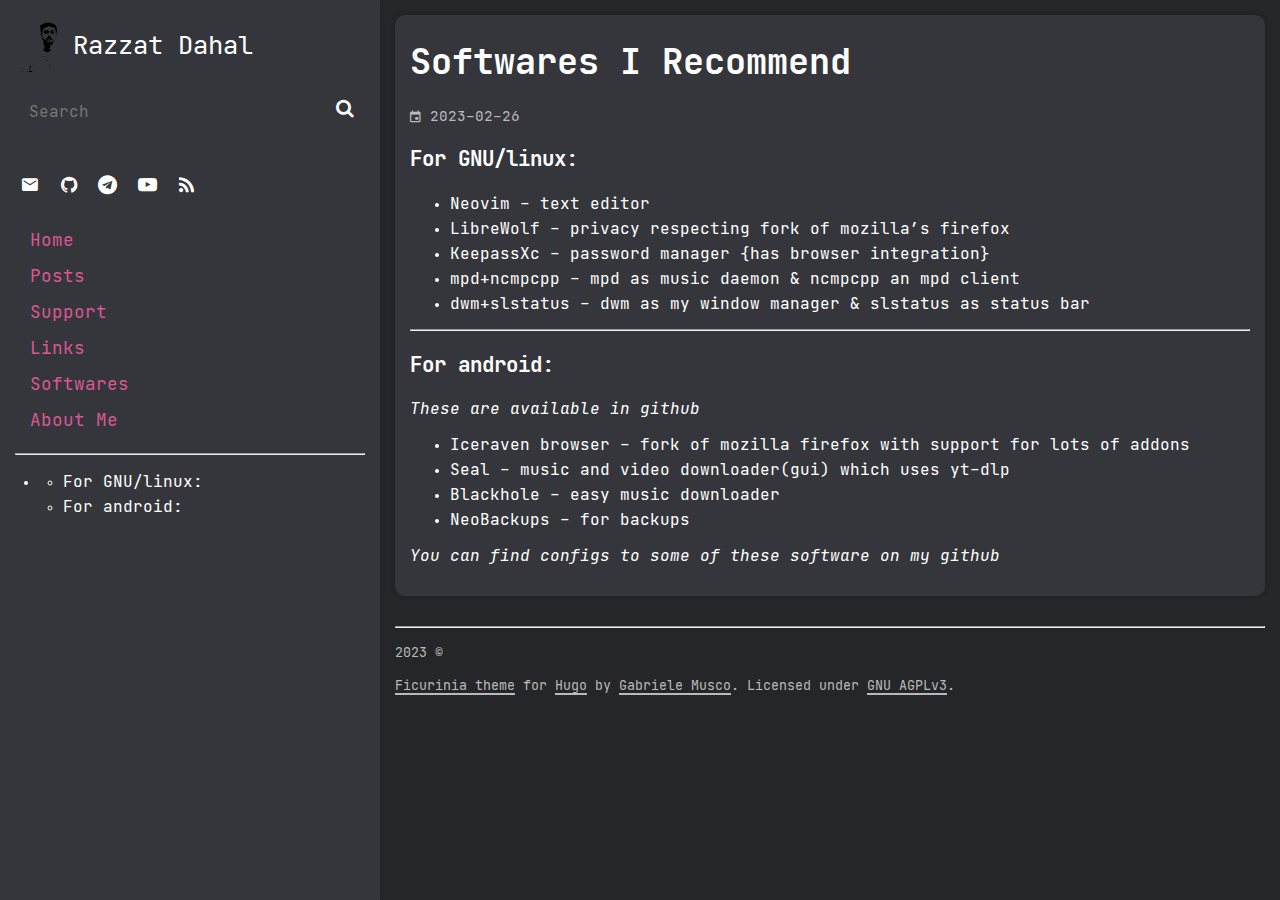
<file: softwares/index.html>
<!DOCTYPE html>
<html class="" lang="en-us"><head>
    
    <meta name="viewport" content="width=device-width" />
    <meta http-equiv="Content-Type" content="text/html;charset=UTF-8" />
    <meta http-equiv="X-UA-Compatible" content="IE=7" />

    <link
    rel="icon"
    href='/favicon.png'
/>
<link
    rel="shortcut icon"
    href='/favicon.ico'
    type="image/x-icon"
/>
<link
    rel="apple-touch-icon"
    href='/apple-touch-icon.png'
/>

    <link
        rel="icon"
        href='/logo.svg'
        type="image/svg+xml"
    />

<title>
        
            Softwares I Recommend  &ndash;
        
        Razzat Dahal
    </title>

    
    <link href="/symbols-nerd-font/symbols-nerd-font.css" rel="stylesheet" integrity="sha512-lydow8GLOLlYNOtHlksNCmGWWCBsbIEtikXpHzfWqx78HLlyQZHOzyLwPpKol4Th6aCwLUXOfODVYgwrd3nwKQ=="/>
    <link href="/jetbrains-mono/jetbrains-mono.css" rel="stylesheet" integrity="sha512-tJxlgL6v1Y7kFf+qB8SloaAMKnOAw6WouknxXtIjkBux9Y/9aX81EUWOJO8c/3l98DmjG8brr4to7zaez606Fg=="/>

    
    
    <link type="text/css" rel="stylesheet" href=/css/styles.1e095b0a4507e76c41c3df3d15a87a27c5c98e4adb37e3068af3f64f4f7079aadabc0912fa43a21c199fbfa17b0ae61b6f6b41fd7a97bfe72bb2deb880e35498.css integrity="sha512-HglbCkUH52xBw989Fah6J8XJjkrbN&#43;MGivP2T09wearavAkS&#43;kOiHBmfv6F7CuYbb2tB/XqXv&#43;crst64gONUmA==" />
<meta name="author" content="Rajat Dahal" />

    
    
        <meta name="description" content="These are some of the softwares that I use and recommend" />
    

<meta property="og:site_name"
    content='Razzat Dahal' />

    <meta property="og:title" content="Softwares I Recommend" />
    <meta property="og:type" content="article" />
    
    <meta
        property="article:author" content="Rajat Dahal" />
    <meta
        property="article:published_time"
        content='2023-02-26T22:32:10Z&#43;0545' />
    
    <meta property="og:url" content="/softwares/" />
    
    
    <meta property="og:image"
        content="/portfolio/static/photo_2023-02-27_12-55-49.png" />
    
        <meta property="og:description" content="These are some of the softwares that I use and recommend" />
    

<meta name="twitter:card" content="summary_large_image" />
<meta property="twitter:domain"
      content=''
/>
<meta property="twitter:url" content="/softwares/" />


    <meta name="twitter:title" content="Softwares I Recommend" />
    
    
    
    <meta name="twitter:image"
        content="/portfolio/static/photo_2023-02-27_12-55-49.png" />
    
        <meta name="twitter:description" content="These are some of the softwares that I use and recommend" />
    

<link rel="manifest" href="/manifest/index.json" />
</head>


<body>
        <div id="baseContainer"><header class="">
<div class="titleAndSearchContainer">
        <div id="titleContainer">
            
                <a class="unstyledLink" href="/">
                    <img src='/logo.svg' alt='Logo'/>
                </a>
            
            <div class="rightOfLogo">
                <div class="titleAndHamburger">
                    <h1>
                        <a class="unstyledLink" href="/">Razzat Dahal</a>
                        
                    </h1>
                    
                </div>
                <div id="wide_nav"><nav>
    
    <ul id="main-nav">
        <li><a href="/">Home</a></li>
        
            <li><a href="/posts">Posts</a></li>
        
        
            <li><a href="/support">Support</a></li>
        
            <li><a href="/links">Links</a></li>
        
            <li><a href="/softwares">Softwares</a></li>
        
        
        
        
        
            <li><a href="/about/">About Me</a></li>
        
        
        
    </ul>
</nav>
</div>
            </div>
        </div>
        <div class="search">
    <input id="searchbar" type="text" placeholder='Search' />
    <a class="nerdlink" onclick="newSearch();">&#xf002;</a>
</div>
<script>
    function newSearch() {
        let term = searchbar.value.trim();
        if (!term) return;
        location.href = `/search?q=${term}`;
    }
    searchbar.onkeyup = (ev) => {if (ev.keyCode == 13) newSearch()};
</script>

    </div>
    <div id="links">
        
        
        <a
    
        rel="noreferrer"
    
    target="_blank"
    class="nerdlink"
    href="mailto:radiusrazzat111@gmail.com">
    
    
        &#xf6ed;
    
    <span>
        Email
    </span>
</a>
<a
    
        rel="noreferrer"
    
    target="_blank"
    class="nerdlink"
    href="https://github.com/ceaser008">
    
    
        &#xf09b;
    
    <span>
        GitHub
    </span>
</a>
<a
    
        rel="noreferrer"
    
    target="_blank"
    class="nerdlink"
    href="https://t.me/ceaser008">
    
    
        &#xf2c6;
    
    <span>
        Telegram
    </span>
</a>
<a
    
        rel="noreferrer"
    
    target="_blank"
    class="nerdlink"
    href="https://www.youtube.com/channel/UCCznJpOoWW7p9bBN_PQQCQg">
    
    
        &#xf16a;
    
    <span>
        YouTube
    </span>
</a>
<a
    
        rel="noreferrer"
    
    target="_blank"
    class="nerdlink"
    href="/index.xml">
    
    
        &#xf09e;
    
    <span>
        RSS
    </span>
</a>

    </div>
    
        <div id="sidebar_nav"><nav>
    
    <ul id="main-nav">
        <li><a href="/">Home</a></li>
        
            <li><a href="/posts">Posts</a></li>
        
        
            <li><a href="/support">Support</a></li>
        
            <li><a href="/links">Links</a></li>
        
            <li><a href="/softwares">Softwares</a></li>
        
        
        
        
        
            <li><a href="/about/">About Me</a></li>
        
        
        
    </ul>
</nav>
</div>
        
            <div class="sidebarToc">
                <hr />
                <nav id="TableOfContents">
  <ul>
    <li>
      <ul>
        <li><a href="#for-gnulinux">For GNU/linux:</a></li>
        <li><a href="#for-android">For android:</a></li>
      </ul>
    </li>
  </ul>
</nav>
            </div>
        
    

</header>
<div id="contentContainer">
                <div id="content">
                    <main>
<article class="card single">
    
        <h1>Softwares I Recommend</h1>
    
    
        <p class="date">
            <span title='Date'> </span>
    2023-02-26

</p>
    
    
    
    <div class="articleToc">
    <nav id="TableOfContents">
  <ul>
    <li>
      <ul>
        <li><a href="#for-gnulinux">For GNU/linux:</a></li>
        <li><a href="#for-android">For android:</a></li>
      </ul>
    </li>
  </ul>
</nav>
    <hr />
</div>

    <div><h3 id="for-gnulinux">For GNU/linux:</h3>
<ul>
<li>Neovim - text editor</li>
<li>LibreWolf - privacy respecting fork of mozilla&rsquo;s firefox</li>
<li>KeepassXc - password manager {has browser integration}</li>
<li>mpd+ncmpcpp - mpd as music daemon &amp; ncmpcpp an mpd client</li>
<li>dwm+slstatus - dwm as my window manager &amp; slstatus as status bar</li>
</ul>
<hr>
<h3 id="for-android">For android:</h3>
<p><em>These are available in github</em></p>
<ul>
<li>Iceraven browser - fork of mozilla firefox with support for lots of addons</li>
<li>Seal - music and video downloader(gui) which uses yt-dlp</li>
<li>Blackhole - easy music downloader</li>
<li>NeoBackups - for backups</li>
</ul>
<p><em>You can find configs to some of these software on my github</em></p>
</div>
</article>






                    </main><footer>
    <hr />

<p><small>
        2023 &copy; 
    </small></p>
    <p><small>
        <a href='https://gitlab.com/gabmus/hugo-ficurinia'>Ficurinia theme</a> for <a href='https://gohugo.io'>Hugo</a> by <a href='https://gabmus.org'>Gabriele Musco</a>. Licensed under <a href='https://www.gnu.org/licenses/agpl-3.0.html'>GNU AGPLv3</a>.
    </small></p>
</footer>
</div>
            </div>
        </div>


</body>
</html>
</file>
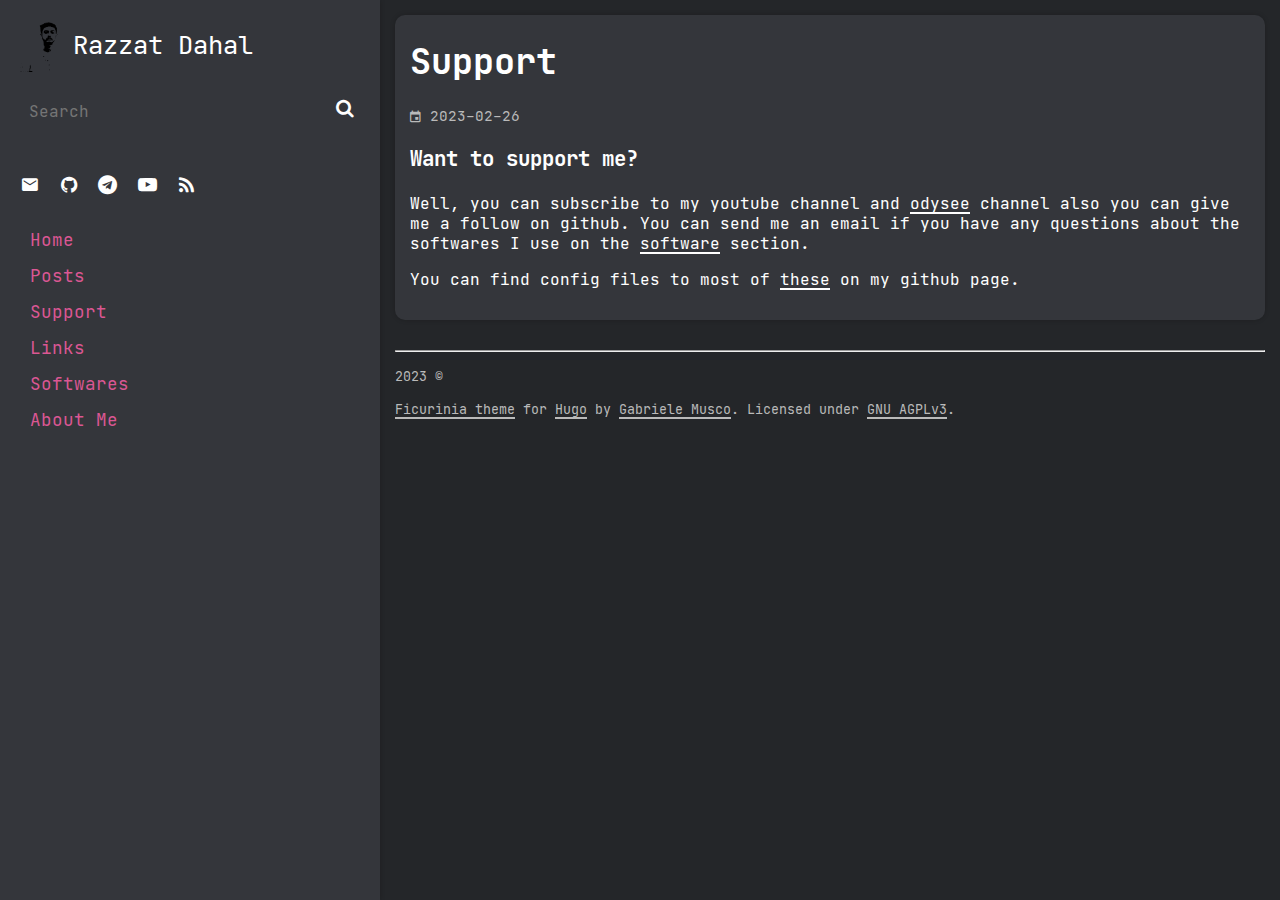
<file: support/index.html>
<!DOCTYPE html>
<html class="" lang="en-us"><head>
    
    <meta name="viewport" content="width=device-width" />
    <meta http-equiv="Content-Type" content="text/html;charset=UTF-8" />
    <meta http-equiv="X-UA-Compatible" content="IE=7" />

    <link
    rel="icon"
    href='/favicon.png'
/>
<link
    rel="shortcut icon"
    href='/favicon.ico'
    type="image/x-icon"
/>
<link
    rel="apple-touch-icon"
    href='/apple-touch-icon.png'
/>

    <link
        rel="icon"
        href='/logo.svg'
        type="image/svg+xml"
    />

<title>
        
            Support  &ndash;
        
        Razzat Dahal
    </title>

    
    <link href="/symbols-nerd-font/symbols-nerd-font.css" rel="stylesheet" integrity="sha512-lydow8GLOLlYNOtHlksNCmGWWCBsbIEtikXpHzfWqx78HLlyQZHOzyLwPpKol4Th6aCwLUXOfODVYgwrd3nwKQ=="/>
    <link href="/jetbrains-mono/jetbrains-mono.css" rel="stylesheet" integrity="sha512-tJxlgL6v1Y7kFf+qB8SloaAMKnOAw6WouknxXtIjkBux9Y/9aX81EUWOJO8c/3l98DmjG8brr4to7zaez606Fg=="/>

    
    
    <link type="text/css" rel="stylesheet" href=/css/styles.1e095b0a4507e76c41c3df3d15a87a27c5c98e4adb37e3068af3f64f4f7079aadabc0912fa43a21c199fbfa17b0ae61b6f6b41fd7a97bfe72bb2deb880e35498.css integrity="sha512-HglbCkUH52xBw989Fah6J8XJjkrbN&#43;MGivP2T09wearavAkS&#43;kOiHBmfv6F7CuYbb2tB/XqXv&#43;crst64gONUmA==" />
<meta name="author" content="Rajat Dahal" />

    
    
        <meta name="description" content="Well, you can subscribe to my youtube channel and odysee channel also you can give me a follow on github. You can send me an email if you have any questions about the softwares I use on the software section.
You can find config files to most of these on my github page." />
    

<meta property="og:site_name"
    content='Razzat Dahal' />

    <meta property="og:title" content="Support" />
    <meta property="og:type" content="article" />
    
    <meta
        property="article:author" content="Rajat Dahal" />
    <meta
        property="article:published_time"
        content='2023-02-26T22:47:16Z&#43;0545' />
    
    <meta property="og:url" content="/support/" />
    
    
    <meta property="og:image"
        content="/portfolio/static/photo_2023-02-27_12-55-49.png" />
    
        <meta property="og:description" content="Want to support me? Well, you can subscribe to my youtube channel and odysee channel also you can give me a follow on github. You can send me an email if you ha" />
    

<meta name="twitter:card" content="summary_large_image" />
<meta property="twitter:domain"
      content=''
/>
<meta property="twitter:url" content="/support/" />


    <meta name="twitter:title" content="Support" />
    
    
    
    <meta name="twitter:image"
        content="/portfolio/static/photo_2023-02-27_12-55-49.png" />
    
        <meta name="twitter:description" content="Want to support me? Well, you can subscribe to my youtube channel and odysee channel also you can give me a follow on github. You can send me an email if you ha" />
    

<link rel="manifest" href="/manifest/index.json" />
</head>


<body>
        <div id="baseContainer"><header class="">
<div class="titleAndSearchContainer">
        <div id="titleContainer">
            
                <a class="unstyledLink" href="/">
                    <img src='/logo.svg' alt='Logo'/>
                </a>
            
            <div class="rightOfLogo">
                <div class="titleAndHamburger">
                    <h1>
                        <a class="unstyledLink" href="/">Razzat Dahal</a>
                        
                    </h1>
                    
                </div>
                <div id="wide_nav"><nav>
    
    <ul id="main-nav">
        <li><a href="/">Home</a></li>
        
            <li><a href="/posts">Posts</a></li>
        
        
            <li><a href="/support">Support</a></li>
        
            <li><a href="/links">Links</a></li>
        
            <li><a href="/softwares">Softwares</a></li>
        
        
        
        
        
            <li><a href="/about/">About Me</a></li>
        
        
        
    </ul>
</nav>
</div>
            </div>
        </div>
        <div class="search">
    <input id="searchbar" type="text" placeholder='Search' />
    <a class="nerdlink" onclick="newSearch();">&#xf002;</a>
</div>
<script>
    function newSearch() {
        let term = searchbar.value.trim();
        if (!term) return;
        location.href = `/search?q=${term}`;
    }
    searchbar.onkeyup = (ev) => {if (ev.keyCode == 13) newSearch()};
</script>

    </div>
    <div id="links">
        
        
        <a
    
        rel="noreferrer"
    
    target="_blank"
    class="nerdlink"
    href="mailto:radiusrazzat111@gmail.com">
    
    
        &#xf6ed;
    
    <span>
        Email
    </span>
</a>
<a
    
        rel="noreferrer"
    
    target="_blank"
    class="nerdlink"
    href="https://github.com/ceaser008">
    
    
        &#xf09b;
    
    <span>
        GitHub
    </span>
</a>
<a
    
        rel="noreferrer"
    
    target="_blank"
    class="nerdlink"
    href="https://t.me/ceaser008">
    
    
        &#xf2c6;
    
    <span>
        Telegram
    </span>
</a>
<a
    
        rel="noreferrer"
    
    target="_blank"
    class="nerdlink"
    href="https://www.youtube.com/channel/UCCznJpOoWW7p9bBN_PQQCQg">
    
    
        &#xf16a;
    
    <span>
        YouTube
    </span>
</a>
<a
    
        rel="noreferrer"
    
    target="_blank"
    class="nerdlink"
    href="/index.xml">
    
    
        &#xf09e;
    
    <span>
        RSS
    </span>
</a>

    </div>
    
        <div id="sidebar_nav"><nav>
    
    <ul id="main-nav">
        <li><a href="/">Home</a></li>
        
            <li><a href="/posts">Posts</a></li>
        
        
            <li><a href="/support">Support</a></li>
        
            <li><a href="/links">Links</a></li>
        
            <li><a href="/softwares">Softwares</a></li>
        
        
        
        
        
            <li><a href="/about/">About Me</a></li>
        
        
        
    </ul>
</nav>
</div>
        
    

</header>
<div id="contentContainer">
                <div id="content">
                    <main>
<article class="card single">
    
        <h1>Support</h1>
    
    
        <p class="date">
            <span title='Date'> </span>
    2023-02-26

</p>
    
    
    
    
    <div><h3 id="want-to-support-me">Want to support me?</h3>
<p>Well, you can subscribe to my youtube channel and <a href="https://odysee.com/@asdfmeh:6">odysee</a> channel also you can give me a follow on github.
You can send me an email if you have any questions about the softwares I use on the <a href="/softwares/">software</a> section.</p>
<p>You can find config files to most of <a href="/softwares/#for-gnulinux">these</a> on my github page.</p>
</div>
</article>






                    </main><footer>
    <hr />

<p><small>
        2023 &copy; 
    </small></p>
    <p><small>
        <a href='https://gitlab.com/gabmus/hugo-ficurinia'>Ficurinia theme</a> for <a href='https://gohugo.io'>Hugo</a> by <a href='https://gabmus.org'>Gabriele Musco</a>. Licensed under <a href='https://www.gnu.org/licenses/agpl-3.0.html'>GNU AGPLv3</a>.
    </small></p>
</footer>
</div>
            </div>
        </div>


</body>
</html>
</file>
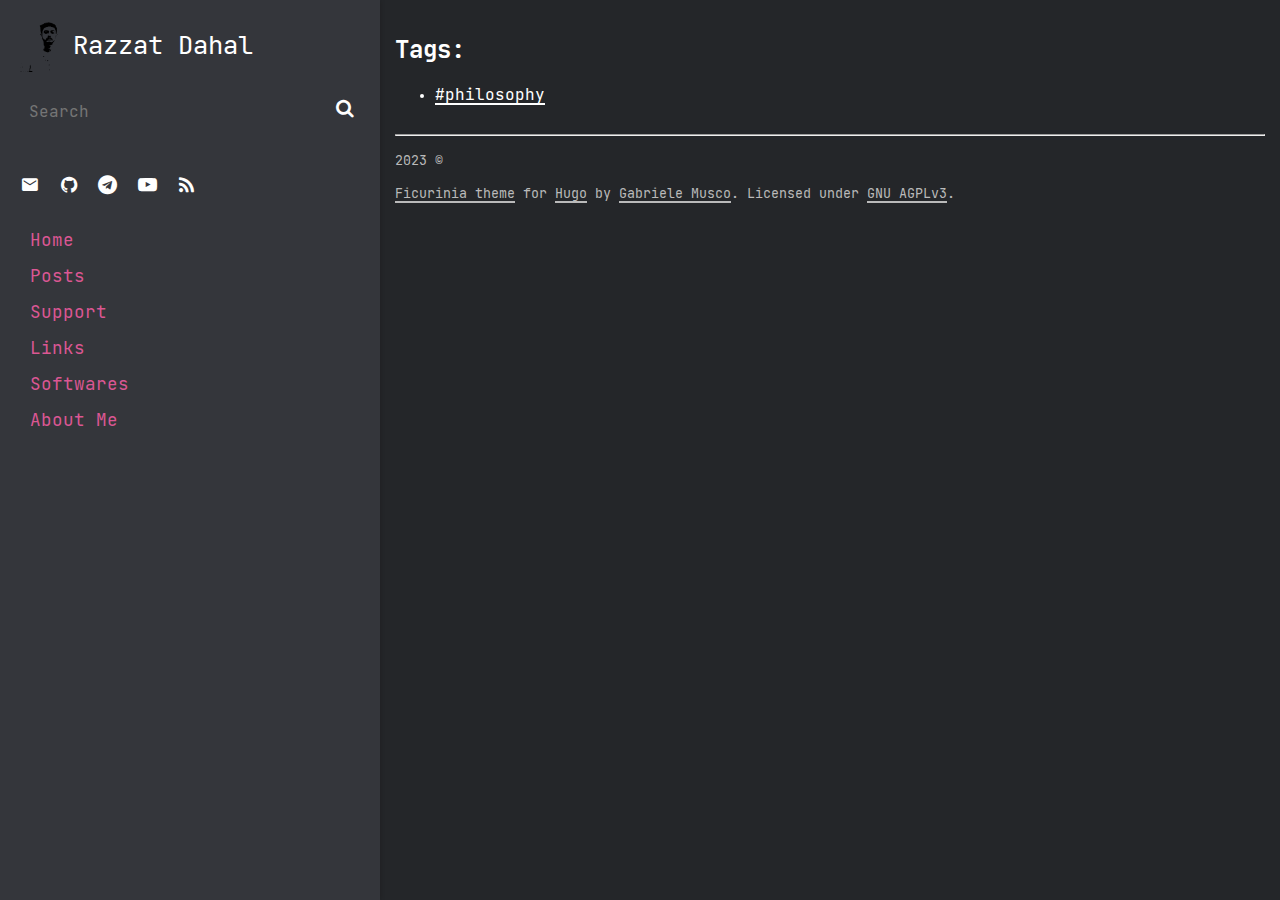
<file: tags/index.html>
<!DOCTYPE html>
<html class="" lang="en-us"><head>
    
    <meta name="viewport" content="width=device-width" />
    <meta http-equiv="Content-Type" content="text/html;charset=UTF-8" />
    <meta http-equiv="X-UA-Compatible" content="IE=7" />

    
        
          <link href="/tags/index.xml" rel="alternate" type="application/rss+xml" title="Razzat Dahal" />
          <link href="/tags/index.xml" rel="feed" type="application/rss+xml" title="Razzat Dahal" />
        
    <link
    rel="icon"
    href='/favicon.png'
/>
<link
    rel="shortcut icon"
    href='/favicon.ico'
    type="image/x-icon"
/>
<link
    rel="apple-touch-icon"
    href='/apple-touch-icon.png'
/>

    <link
        rel="icon"
        href='/logo.svg'
        type="image/svg+xml"
    />

<title>
        
            Tags  &ndash;
        
        Razzat Dahal
    </title>

    
    <link href="/symbols-nerd-font/symbols-nerd-font.css" rel="stylesheet" integrity="sha512-lydow8GLOLlYNOtHlksNCmGWWCBsbIEtikXpHzfWqx78HLlyQZHOzyLwPpKol4Th6aCwLUXOfODVYgwrd3nwKQ=="/>
    <link href="/jetbrains-mono/jetbrains-mono.css" rel="stylesheet" integrity="sha512-tJxlgL6v1Y7kFf+qB8SloaAMKnOAw6WouknxXtIjkBux9Y/9aX81EUWOJO8c/3l98DmjG8brr4to7zaez606Fg=="/>

    
    
    <link type="text/css" rel="stylesheet" href=/css/styles.1e095b0a4507e76c41c3df3d15a87a27c5c98e4adb37e3068af3f64f4f7079aadabc0912fa43a21c199fbfa17b0ae61b6f6b41fd7a97bfe72bb2deb880e35498.css integrity="sha512-HglbCkUH52xBw989Fah6J8XJjkrbN&#43;MGivP2T09wearavAkS&#43;kOiHBmfv6F7CuYbb2tB/XqXv&#43;crst64gONUmA==" />
<meta name="author" content="Rajat Dahal" />

    
        <meta name="description" content="A place to start something." />
    

<meta property="og:site_name"
    content='Razzat Dahal' />

    <meta property="og:title"
        content='Razzat Dahal' />
    
        <meta property="og:description" content="A place to start something." />
    
    <meta property="og:type" content="blog" />
    <meta property="og:image"
        content='/portfolio/static/photo_2023-02-27_12-55-49.png' />

<meta name="twitter:card" content="summary_large_image" />
<meta property="twitter:domain"
      content=''
/>
<meta property="twitter:url" content="/tags/" />


    <meta name="twitter:title"
        content='Razzat Dahal' />
    
        <meta name="twitter:description" content="A place to start something." />
    
    <meta name="twitter:image"
        content='/portfolio/static/photo_2023-02-27_12-55-49.png' />

<link rel="manifest" href="/manifest/index.json" />
</head>


<body>
        <div id="baseContainer"><header class="">
<div class="titleAndSearchContainer">
        <div id="titleContainer">
            
                <a class="unstyledLink" href="/">
                    <img src='/logo.svg' alt='Logo'/>
                </a>
            
            <div class="rightOfLogo">
                <div class="titleAndHamburger">
                    <h1>
                        <a class="unstyledLink" href="/">Razzat Dahal</a>
                        
                    </h1>
                    
                </div>
                <div id="wide_nav"><nav>
    
    <ul id="main-nav">
        <li><a href="/">Home</a></li>
        
            <li><a href="/posts">Posts</a></li>
        
        
            <li><a href="/support">Support</a></li>
        
            <li><a href="/links">Links</a></li>
        
            <li><a href="/softwares">Softwares</a></li>
        
        
        
        
        
            <li><a href="/about/">About Me</a></li>
        
        
        
    </ul>
</nav>
</div>
            </div>
        </div>
        <div class="search">
    <input id="searchbar" type="text" placeholder='Search' />
    <a class="nerdlink" onclick="newSearch();">&#xf002;</a>
</div>
<script>
    function newSearch() {
        let term = searchbar.value.trim();
        if (!term) return;
        location.href = `/search?q=${term}`;
    }
    searchbar.onkeyup = (ev) => {if (ev.keyCode == 13) newSearch()};
</script>

    </div>
    <div id="links">
        
        
        <a
    
        rel="noreferrer"
    
    target="_blank"
    class="nerdlink"
    href="mailto:radiusrazzat111@gmail.com">
    
    
        &#xf6ed;
    
    <span>
        Email
    </span>
</a>
<a
    
        rel="noreferrer"
    
    target="_blank"
    class="nerdlink"
    href="https://github.com/ceaser008">
    
    
        &#xf09b;
    
    <span>
        GitHub
    </span>
</a>
<a
    
        rel="noreferrer"
    
    target="_blank"
    class="nerdlink"
    href="https://t.me/ceaser008">
    
    
        &#xf2c6;
    
    <span>
        Telegram
    </span>
</a>
<a
    
        rel="noreferrer"
    
    target="_blank"
    class="nerdlink"
    href="https://www.youtube.com/channel/UCCznJpOoWW7p9bBN_PQQCQg">
    
    
        &#xf16a;
    
    <span>
        YouTube
    </span>
</a>
<a
    
        rel="noreferrer"
    
    target="_blank"
    class="nerdlink"
    href="/index.xml">
    
    
        &#xf09e;
    
    <span>
        RSS
    </span>
</a>

    </div>
    
        <div id="sidebar_nav"><nav>
    
    <ul id="main-nav">
        <li><a href="/">Home</a></li>
        
            <li><a href="/posts">Posts</a></li>
        
        
            <li><a href="/support">Support</a></li>
        
            <li><a href="/links">Links</a></li>
        
            <li><a href="/softwares">Softwares</a></li>
        
        
        
        
        
            <li><a href="/about/">About Me</a></li>
        
        
        
    </ul>
</nav>
</div>
        
    

</header>
<div id="contentContainer">
                <div id="content">
                    <main>
    <h2>
    
    
    
    
        Tags:
    
</h2>
<ul class="list">
    
        
        
            <li>
                <a href="/tags/philosophy/">#philosophy</a>
            </li>
        
    
</ul>


                    </main><footer>
    <hr />

<p><small>
        2023 &copy; 
    </small></p>
    <p><small>
        <a href='https://gitlab.com/gabmus/hugo-ficurinia'>Ficurinia theme</a> for <a href='https://gohugo.io'>Hugo</a> by <a href='https://gabmus.org'>Gabriele Musco</a>. Licensed under <a href='https://www.gnu.org/licenses/agpl-3.0.html'>GNU AGPLv3</a>.
    </small></p>
</footer>
</div>
            </div>
        </div>


</body>
</html>
</file>
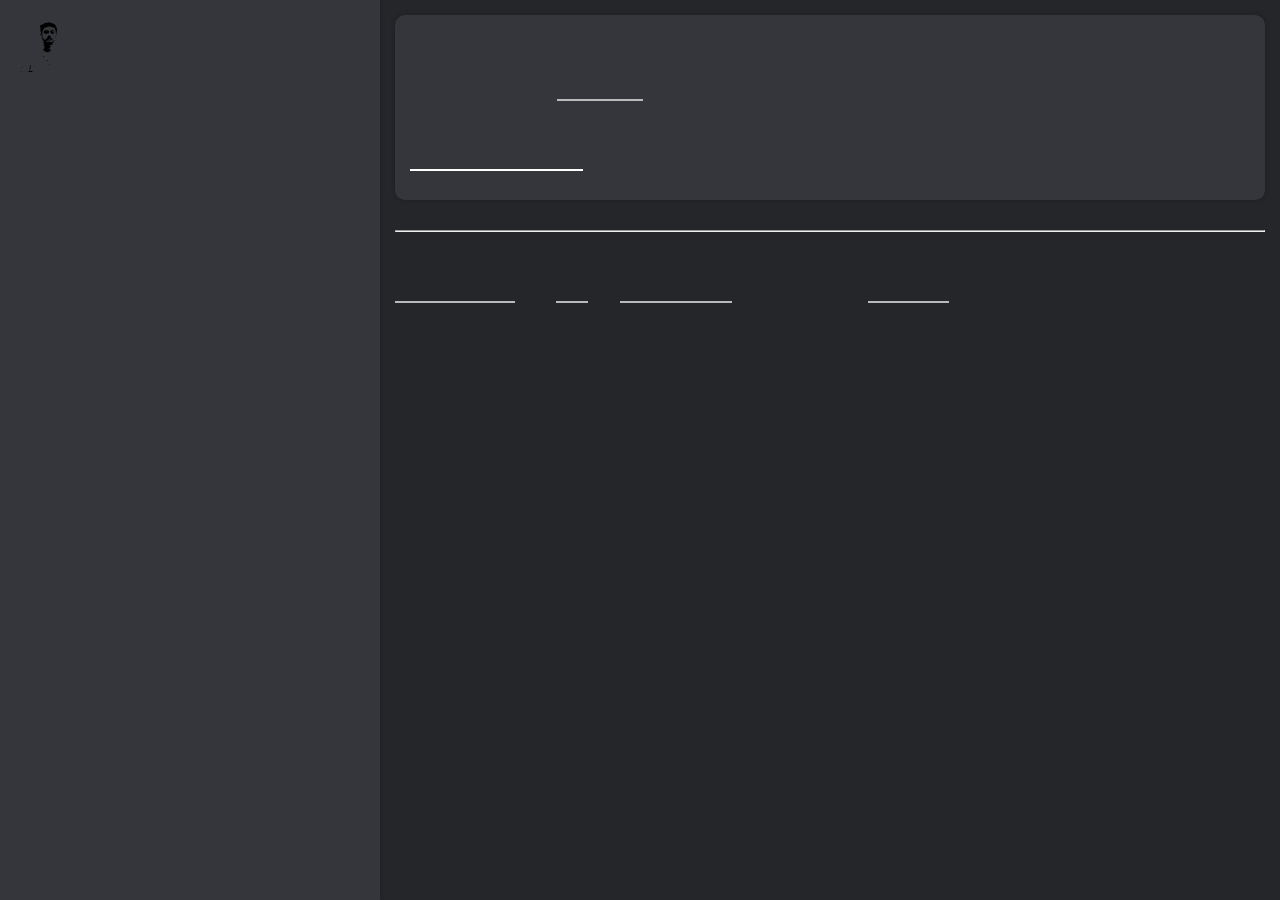
<file: page/1/index.html>
<!DOCTYPE html>
<html lang="en-us">
  <head>
    <title>/</title>
    <link rel="canonical" href="/">
    <meta name="robots" content="noindex">
    <meta charset="utf-8">
    <meta http-equiv="refresh" content="0; url=/">
  </head>
</html>
</file>
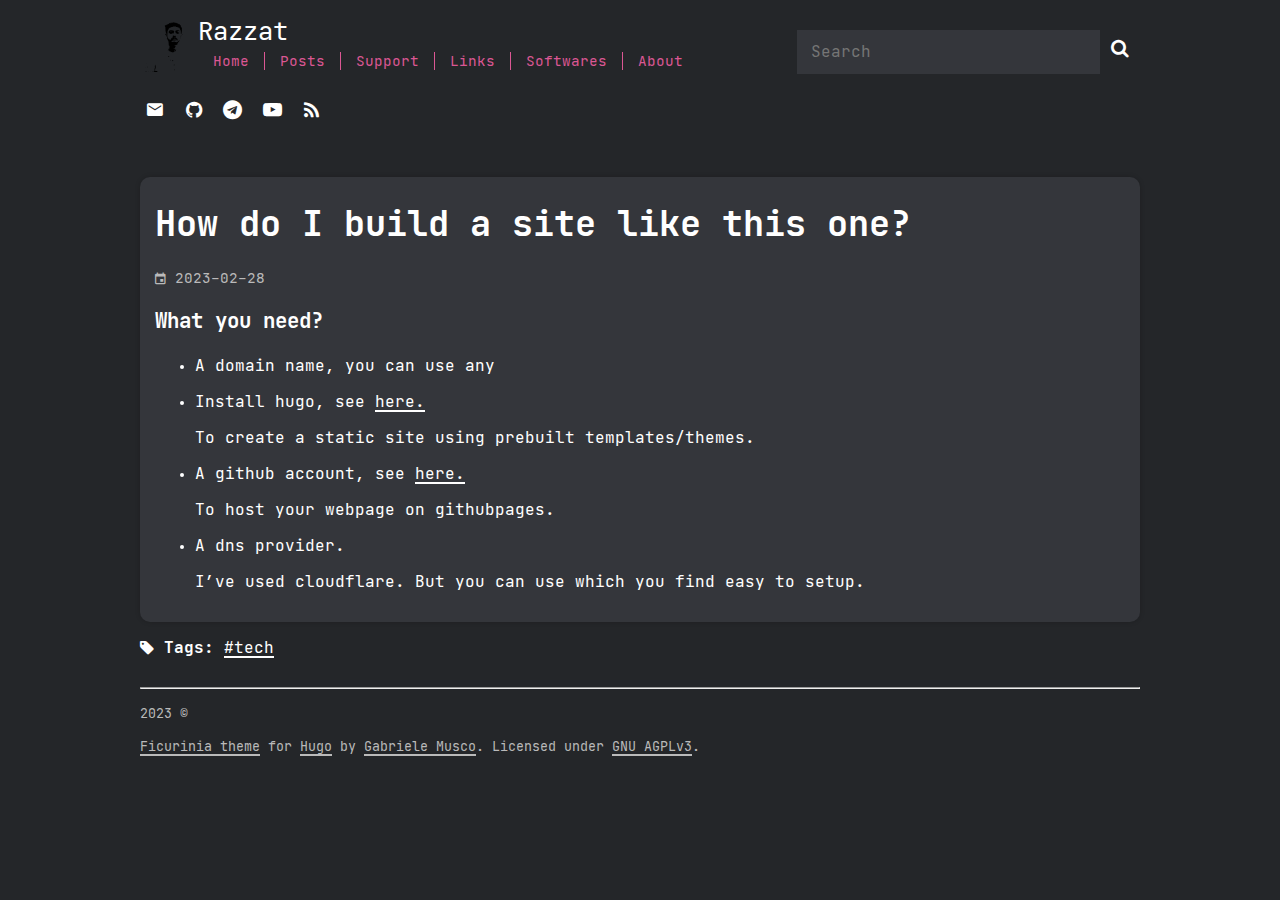
<file: posts/site/index.html>
<!DOCTYPE html>
<html class="" lang="en-us"><head>
    
    <meta name="viewport" content="width=device-width" />
    <meta http-equiv="Content-Type" content="text/html;charset=UTF-8" />
    <meta http-equiv="X-UA-Compatible" content="IE=7" />

    <link
    rel="icon"
    href='/favicon.png'
/>
<link
    rel="shortcut icon"
    href='/favicon.ico'
    type="image/x-icon"
/>
<link
    rel="apple-touch-icon"
    href='/apple-touch-icon.png'
/>

    <link
        rel="icon"
        href='/logo.svg'
        type="image/svg+xml"
    />

<title>
        
            How do I build a site like this one?  &ndash;
        
        Razzat
    </title>

    
    <link href="/symbols-nerd-font/symbols-nerd-font.css" rel="stylesheet" integrity="sha512-lydow8GLOLlYNOtHlksNCmGWWCBsbIEtikXpHzfWqx78HLlyQZHOzyLwPpKol4Th6aCwLUXOfODVYgwrd3nwKQ=="/>
    <link href="/jetbrains-mono/jetbrains-mono.css" rel="stylesheet" integrity="sha512-tJxlgL6v1Y7kFf+qB8SloaAMKnOAw6WouknxXtIjkBux9Y/9aX81EUWOJO8c/3l98DmjG8brr4to7zaez606Fg=="/>

    
    
    <link type="text/css" rel="stylesheet" href=/css/styles.04982f14749f961e82f724e635b9fabc935a79b6206975edda22122a47fa6e8f67929d56d66a1aed0f25126a81269bebe938f845c9c37de46ab102fb7fb90e23.css integrity="sha512-BJgvFHSflh6C9yTmNbn6vJNaebYgaXXt2iISKkf6bo9nkp1W1moa7Q8lEmqBJpvr6Tj4RcnDfeRqsQL7f7kOIw==" />
<meta name="author" content="Rajat Dahal" />

    
        <meta name="keywords" content='tech' />
    
    
        <meta name="description" content="ain name, you can use any
Install hugo, see here.
To create a static site using prebuilt templates/themes.
A github account, see here.
To host your webpage on githubpages.
A dns provider.
I&amp;rsquo;ve used cloudflare. But you can use which you find easy to setup." />
    

<meta property="og:site_name"
    content='Razzat' />

    <meta property="og:title" content="How do I build a site like this one?" />
    <meta property="og:type" content="article" />
    
    <meta
        property="article:author" content="Rajat Dahal" />
    <meta
        property="article:published_time"
        content='2023-02-28T12:23:32Z&#43;0545' />
    
        
            <meta property="article:tag" content="tech" />
        
    
    <meta property="og:url" content="/posts/site/" />
    
    
    <meta property="og:image"
        content="/portfolio/static/photo_2023-02-27_12-55-49.png" />
    
        <meta property="og:description" content="What you need? A domain name, you can use any
Install hugo, see here.
To create a static site using prebuilt templates/themes.
A github account, see here.
To ho" />
    

<meta name="twitter:card" content="summary_large_image" />
<meta property="twitter:domain"
      content=''
/>
<meta property="twitter:url" content="/posts/site/" />


    <meta name="twitter:title" content="How do I build a site like this one?" />
    
    
    
    <meta name="twitter:image"
        content="/portfolio/static/photo_2023-02-27_12-55-49.png" />
    
        <meta name="twitter:description" content="What you need? A domain name, you can use any
Install hugo, see here.
To create a static site using prebuilt templates/themes.
A github account, see here.
To ho" />
    

<link rel="manifest" href="/manifest/index.json" />
</head>


<body>
        <div id="baseContainer"><header class="">
<div class="titleAndSearchContainer">
        <div id="titleContainer">
            
                <a class="unstyledLink" href="/">
                    <img src='/logo.svg' alt='Logo'/>
                </a>
            
            <div class="rightOfLogo">
                <div class="titleAndHamburger">
                    <h1>
                        <a class="unstyledLink" href="/">Razzat</a>
                        
                    </h1>
                    
                </div>
                <div id="wide_nav"><nav>
    
    <ul id="main-nav">
        <li><a href="/">Home</a></li>
        
            <li><a href="/posts">Posts</a></li>
        
        
            <li><a href="/support">Support</a></li>
        
            <li><a href="/links">Links</a></li>
        
            <li><a href="/softwares">Softwares</a></li>
        
        
        
        
        
            <li><a href="/about/">About</a></li>
        
        
        
    </ul>
</nav>
</div>
            </div>
        </div>
        <div class="search">
    <input id="searchbar" type="text" placeholder='Search' />
    <a class="nerdlink" onclick="newSearch();">&#xf002;</a>
</div>
<script>
    function newSearch() {
        let term = searchbar.value.trim();
        if (!term) return;
        location.href = `/search?q=${term}`;
    }
    searchbar.onkeyup = (ev) => {if (ev.keyCode == 13) newSearch()};
</script>

    </div>
    <div id="links">
        
        
        <a
    
        rel="noreferrer"
    
    target="_blank"
    class="nerdlink"
    href="mailto:radiusrazzat111@gmail.com">
    
    
        &#xf6ed;
    
    <span>
        Email
    </span>
</a>
<a
    
        rel="noreferrer"
    
    target="_blank"
    class="nerdlink"
    href="https://github.com/ceaser008">
    
    
        &#xf09b;
    
    <span>
        GitHub
    </span>
</a>
<a
    
        rel="noreferrer"
    
    target="_blank"
    class="nerdlink"
    href="https://t.me/ceaser008">
    
    
        &#xf2c6;
    
    <span>
        Telegram
    </span>
</a>
<a
    
        rel="noreferrer"
    
    target="_blank"
    class="nerdlink"
    href="https://www.youtube.com/channel/UCCznJpOoWW7p9bBN_PQQCQg">
    
    
        &#xf16a;
    
    <span>
        YouTube
    </span>
</a>
<a
    
        rel="noreferrer"
    
    target="_blank"
    class="nerdlink"
    href="/index.xml">
    
    
        &#xf09e;
    
    <span>
        RSS
    </span>
</a>

    </div>
    

</header>
<div id="contentContainer">
                <div id="content">
                    <main>
<article class="card single">
    
        <h1>How do I build a site like this one?</h1>
    
    
        <p class="date">
            <span title='Date'> </span>
    2023-02-28

</p>
    
    
    
    
    <div><h3 id="what-you-need">What you need?</h3>
<ul>
<li>
<p>A domain name, you can use any</p>
</li>
<li>
<p>Install hugo, see <a href="https://gohugo.io">here.</a></p>
<p>To create a static site using prebuilt templates/themes.</p>
</li>
<li>
<p>A github account, see <a href="https://github.com">here.</a></p>
<p>To host your webpage on githubpages.</p>
</li>
<li>
<p>A dns provider.</p>
<p>I&rsquo;ve used cloudflare. But you can use which you find easy to setup.</p>
</li>
</ul>
</div>
</article>

    
    <p class="articleTagsContainer">
        <span> </span>
        <strong>Tags:</strong>
        
            <a
                
                href="/tags/tech">#tech</a>
        
    </p>






                    </main><footer>
    <hr />

<p><small>
        2023 &copy; 
    </small></p>
    <p><small>
        <a href='https://gitlab.com/gabmus/hugo-ficurinia'>Ficurinia theme</a> for <a href='https://gohugo.io'>Hugo</a> by <a href='https://gabmus.org'>Gabriele Musco</a>. Licensed under <a href='https://www.gnu.org/licenses/agpl-3.0.html'>GNU AGPLv3</a>.
    </small></p>
</footer>
</div>
            </div>
        </div>


</body>
</html>
</file>
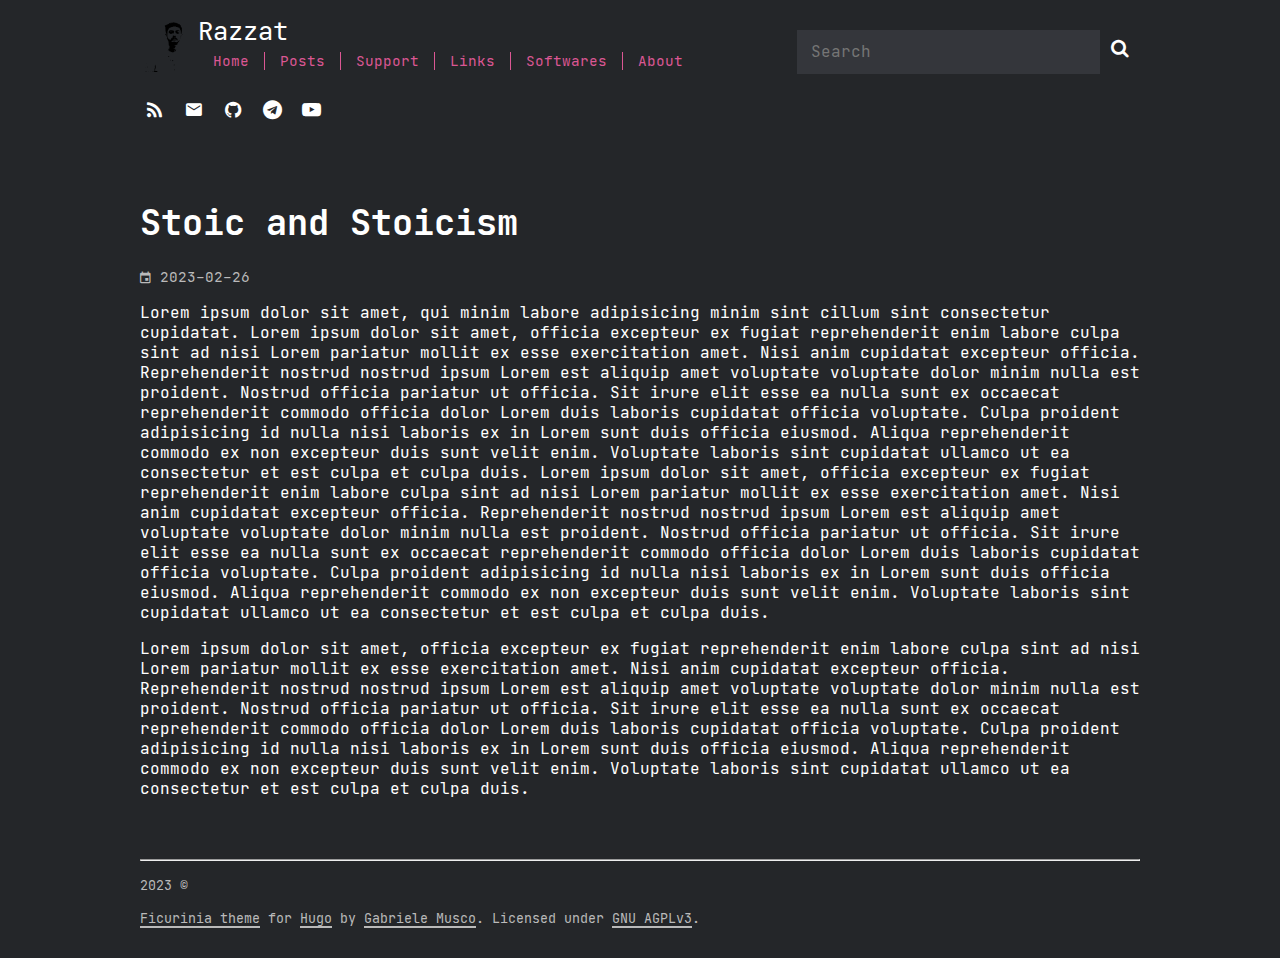
<file: posts/stoicism-the-way-of-living/index.html>
<!DOCTYPE html>
<html class="" lang="en-us"><head>
    
    <meta name="viewport" content="width=device-width" />
    <meta http-equiv="Content-Type" content="text/html;charset=UTF-8" />
    <meta http-equiv="X-UA-Compatible" content="IE=7" />

    <link
    rel="icon"
    href='/favicon.png'
/>
<link
    rel="shortcut icon"
    href='/favicon.ico'
    type="image/x-icon"
/>
<link
    rel="apple-touch-icon"
    href='/apple-touch-icon.png'
/>

    <link
        rel="icon"
        href='/logo.svg'
        type="image/svg+xml"
    />

<title>
        
            Stoic and Stoicism  &ndash;
        
        Razzat
    </title>

    
    <link href="/symbols-nerd-font/symbols-nerd-font.css" rel="stylesheet" integrity="sha512-lydow8GLOLlYNOtHlksNCmGWWCBsbIEtikXpHzfWqx78HLlyQZHOzyLwPpKol4Th6aCwLUXOfODVYgwrd3nwKQ=="/>
    <link href="/jetbrains-mono/jetbrains-mono.css" rel="stylesheet" integrity="sha512-tJxlgL6v1Y7kFf+qB8SloaAMKnOAw6WouknxXtIjkBux9Y/9aX81EUWOJO8c/3l98DmjG8brr4to7zaez606Fg=="/>

    
    
    <link type="text/css" rel="stylesheet" href=/css/styles.d7e7537588a082440817cdcf815c61b9119302db109b8ee0c3169955a14c5f4282abc35b33f09496f6e7b3d19bb1592f5f5b96b3668b2871cc3bed4aceb32ff3.css integrity="sha512-1&#43;dTdYiggkQIF83PgVxhuRGTAtsQm47gwxaZVaFMX0KCq8NbM/CUlvbns9GbsVkvX1uWs2aLKHHMO&#43;1KzrMv8w==" />
<meta name="author" content="Rajat Dahal" />

    
    
        <meta name="description" content="t amet, qui minim labore adipisicing minim sint cillum sint consectetur cupidatat. Lorem ipsum dolor sit amet, officia excepteur ex fugiat reprehenderit enim labore culpa sint ad nisi Lorem pariatur mollit ex esse exercitation amet. Nisi anim cupidatat excepteur officia. Reprehenderit nostrud nostrud ipsum Lorem est aliquip amet voluptate voluptate dolor minim nulla est proident. Nostrud officia pariatur ut officia. Sit irure elit esse ea nulla sunt ex occaecat reprehenderit commodo officia dolor Lorem duis laboris cupidatat officia voluptate." />
    

<meta property="og:site_name"
    content='Razzat' />

    <meta property="og:title" content="Stoic and Stoicism" />
    <meta property="og:type" content="article" />
    
    <meta
        property="article:author" content="Rajat Dahal" />
    <meta
        property="article:published_time"
        content='2023-02-26T21:48:10Z&#43;0545' />
    
    <meta property="og:url" content="/posts/stoicism-the-way-of-living/" />
    
    
    <meta property="og:image"
        content="/portfolio/static/photo_2023-02-27_12-55-49.png" />
    
        <meta property="og:description" content="Lorem ipsum dolor sit amet, qui minim labore adipisicing minim sint cillum sint consectetur cupidatat. Lorem ipsum dolor sit amet, officia excepteur ex fugiat r" />
    

<meta name="twitter:card" content="summary_large_image" />
<meta property="twitter:domain"
      content=''
/>
<meta property="twitter:url" content="/posts/stoicism-the-way-of-living/" />


    <meta name="twitter:title" content="Stoic and Stoicism" />
    
    
    
    <meta name="twitter:image"
        content="/portfolio/static/photo_2023-02-27_12-55-49.png" />
    
        <meta name="twitter:description" content="Lorem ipsum dolor sit amet, qui minim labore adipisicing minim sint cillum sint consectetur cupidatat. Lorem ipsum dolor sit amet, officia excepteur ex fugiat r" />
    

<link rel="manifest" href="/manifest/index.json" />
</head>


<body>
        <div id="baseContainer"><header class="">
<div class="titleAndSearchContainer">
        <div id="titleContainer">
            
                <a class="unstyledLink" href="/">
                    <img src='/logo.svg' alt='Logo'/>
                </a>
            
            <div class="rightOfLogo">
                <div class="titleAndHamburger">
                    <h1>
                        <a class="unstyledLink" href="/">Razzat</a>
                        
                    </h1>
                    
                </div>
                <div id="wide_nav"><nav>
    
    <ul id="main-nav">
        <li><a href="/">Home</a></li>
        
            <li><a href="/posts">Posts</a></li>
        
        
            <li><a href="/support">Support</a></li>
        
            <li><a href="/links">Links</a></li>
        
            <li><a href="/softwares">Softwares</a></li>
        
        
        
        
        
            <li><a href="/about/">About</a></li>
        
        
        
    </ul>
</nav>
</div>
            </div>
        </div>
        <div class="search">
    <input id="searchbar" type="text" placeholder='Search' />
    <a class="nerdlink" onclick="newSearch();">&#xf002;</a>
</div>
<script>
    function newSearch() {
        let term = searchbar.value.trim();
        if (!term) return;
        location.href = `/search?q=${term}`;
    }
    searchbar.onkeyup = (ev) => {if (ev.keyCode == 13) newSearch()};
</script>

    </div>
    <div id="links">
        <a
    
        rel="noreferrer"
    
    target="_blank"
    class="nerdlink"
    href="/index.xml">
    
    
        &#xf09e;
    
    <span>
        RSS
    </span>
</a>

        
        <a
    
        rel="noreferrer"
    
    target="_blank"
    class="nerdlink"
    href="">
    
    
        &#xf6ed;
    
    <span>
        Email
    </span>
</a>
<a
    
        rel="noreferrer"
    
    target="_blank"
    class="nerdlink"
    href="https://github.com/ceaser008">
    
    
        &#xf09b;
    
    <span>
        GitHub
    </span>
</a>
<a
    
        rel="noreferrer"
    
    target="_blank"
    class="nerdlink"
    href="https://t.me/ceaser008">
    
    
        &#xf2c6;
    
    <span>
        Telegram
    </span>
</a>
<a
    
        rel="noreferrer"
    
    target="_blank"
    class="nerdlink"
    href="https://www.youtube.com/channel/UCCznJpOoWW7p9bBN_PQQCQg">
    
    
        &#xf16a;
    
    <span>
        YouTube
    </span>
</a>

    </div>
    

</header>
<div id="contentContainer">
                <div id="content">
                    <main>
<article class="card single">
    
        <h1>Stoic and Stoicism</h1>
    
    
        <p class="date">
            <span title='Date'> </span>
    2023-02-26

</p>
    
    
    
    
    <div><p>Lorem ipsum dolor sit amet, qui minim labore adipisicing minim sint cillum sint consectetur cupidatat.
Lorem ipsum dolor sit amet, officia excepteur ex fugiat reprehenderit enim labore culpa sint ad nisi Lorem pariatur mollit ex esse exercitation amet. Nisi anim cupidatat excepteur officia. Reprehenderit nostrud nostrud ipsum Lorem est aliquip amet voluptate voluptate dolor minim nulla est proident. Nostrud officia pariatur ut officia. Sit irure elit esse ea nulla sunt ex occaecat reprehenderit commodo officia dolor Lorem duis laboris cupidatat officia voluptate. Culpa proident adipisicing id nulla nisi laboris ex in Lorem sunt duis officia eiusmod. Aliqua reprehenderit commodo ex non excepteur duis sunt velit enim. Voluptate laboris sint cupidatat ullamco ut ea consectetur et est culpa et culpa duis.
Lorem ipsum dolor sit amet, officia excepteur ex fugiat reprehenderit enim labore culpa sint ad nisi Lorem pariatur mollit ex esse exercitation amet. Nisi anim cupidatat excepteur officia. Reprehenderit nostrud nostrud ipsum Lorem est aliquip amet voluptate voluptate dolor minim nulla est proident. Nostrud officia pariatur ut officia. Sit irure elit esse ea nulla sunt ex occaecat reprehenderit commodo officia dolor Lorem duis laboris cupidatat officia voluptate. Culpa proident adipisicing id nulla nisi laboris ex in Lorem sunt duis officia eiusmod. Aliqua reprehenderit commodo ex non excepteur duis sunt velit enim. Voluptate laboris sint cupidatat ullamco ut ea consectetur et est culpa et culpa duis.</p>
<p>Lorem ipsum dolor sit amet, officia excepteur ex fugiat reprehenderit enim labore culpa sint ad nisi Lorem pariatur mollit ex esse exercitation amet. Nisi anim cupidatat excepteur officia. Reprehenderit nostrud nostrud ipsum Lorem est aliquip amet voluptate voluptate dolor minim nulla est proident. Nostrud officia pariatur ut officia. Sit irure elit esse ea nulla sunt ex occaecat reprehenderit commodo officia dolor Lorem duis laboris cupidatat officia voluptate. Culpa proident adipisicing id nulla nisi laboris ex in Lorem sunt duis officia eiusmod. Aliqua reprehenderit commodo ex non excepteur duis sunt velit enim. Voluptate laboris sint cupidatat ullamco ut ea consectetur et est culpa et culpa duis.</p>
</div>
</article>






                    </main><footer>
    <hr />

<p><small>
        2023 &copy; 
    </small></p>
    <p><small>
        <a href='https://gitlab.com/gabmus/hugo-ficurinia'>Ficurinia theme</a> for <a href='https://gohugo.io'>Hugo</a> by <a href='https://gabmus.org'>Gabriele Musco</a>. Licensed under <a href='https://www.gnu.org/licenses/agpl-3.0.html'>GNU AGPLv3</a>.
    </small></p>
</footer>
</div>
            </div>
        </div>


</body>
</html>
</file>
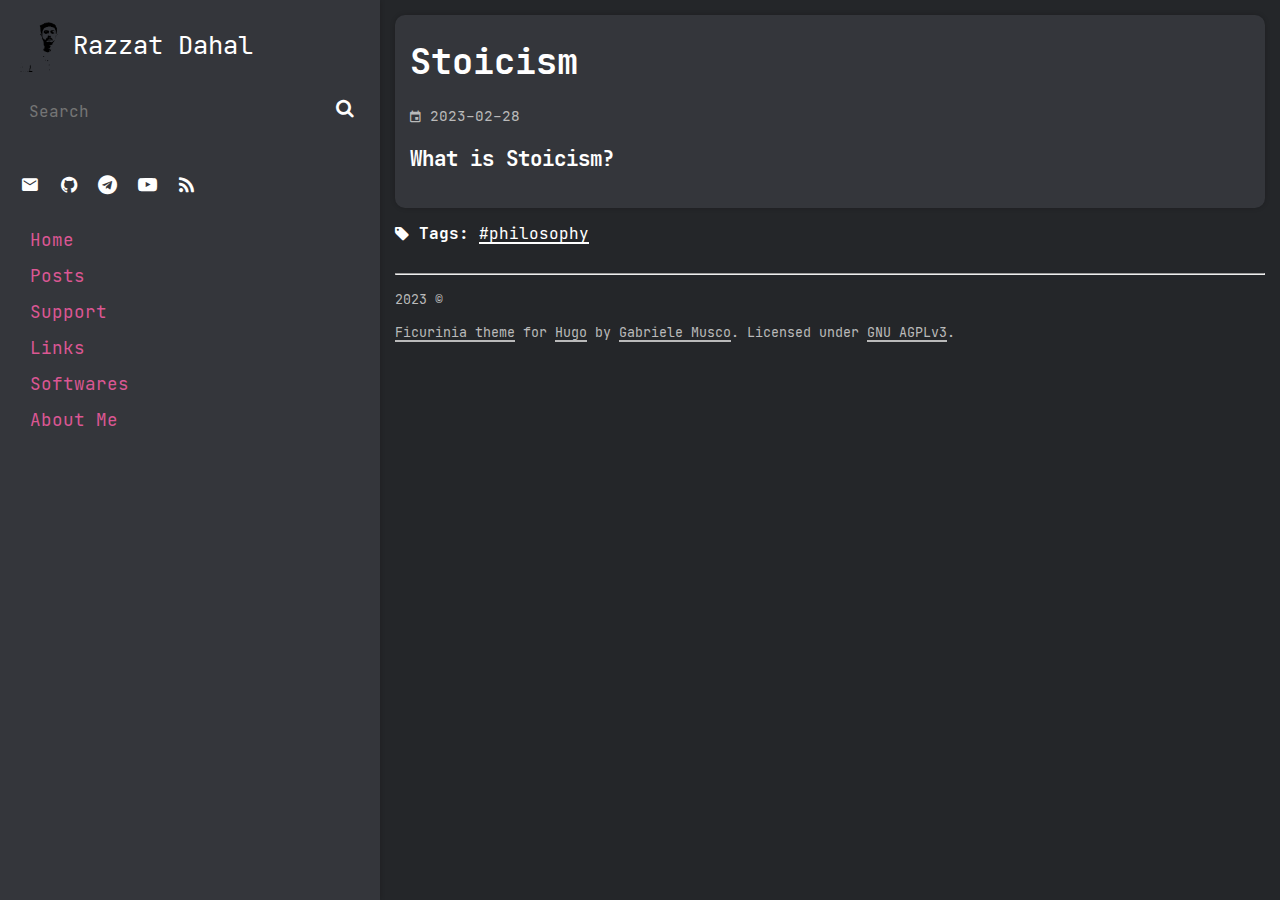
<file: posts/stoicism/index.html>
<!DOCTYPE html>
<html class="" lang="en-us"><head>
    
    <meta name="viewport" content="width=device-width" />
    <meta http-equiv="Content-Type" content="text/html;charset=UTF-8" />
    <meta http-equiv="X-UA-Compatible" content="IE=7" />

    <link
    rel="icon"
    href='/favicon.png'
/>
<link
    rel="shortcut icon"
    href='/favicon.ico'
    type="image/x-icon"
/>
<link
    rel="apple-touch-icon"
    href='/apple-touch-icon.png'
/>

    <link
        rel="icon"
        href='/logo.svg'
        type="image/svg+xml"
    />

<title>
        
            Stoicism  &ndash;
        
        Razzat Dahal
    </title>

    
    <link href="/symbols-nerd-font/symbols-nerd-font.css" rel="stylesheet" integrity="sha512-lydow8GLOLlYNOtHlksNCmGWWCBsbIEtikXpHzfWqx78HLlyQZHOzyLwPpKol4Th6aCwLUXOfODVYgwrd3nwKQ=="/>
    <link href="/jetbrains-mono/jetbrains-mono.css" rel="stylesheet" integrity="sha512-tJxlgL6v1Y7kFf+qB8SloaAMKnOAw6WouknxXtIjkBux9Y/9aX81EUWOJO8c/3l98DmjG8brr4to7zaez606Fg=="/>

    
    
    <link type="text/css" rel="stylesheet" href=/css/styles.1e095b0a4507e76c41c3df3d15a87a27c5c98e4adb37e3068af3f64f4f7079aadabc0912fa43a21c199fbfa17b0ae61b6f6b41fd7a97bfe72bb2deb880e35498.css integrity="sha512-HglbCkUH52xBw989Fah6J8XJjkrbN&#43;MGivP2T09wearavAkS&#43;kOiHBmfv6F7CuYbb2tB/XqXv&#43;crst64gONUmA==" />
<meta name="author" content="Rajat Dahal" />

    
        <meta name="keywords" content='philosophy' />
    
    
        <meta name="description" content="" />
    

<meta property="og:site_name"
    content='Razzat Dahal' />

    <meta property="og:title" content="Stoicism" />
    <meta property="og:type" content="article" />
    
    <meta
        property="article:author" content="Rajat Dahal" />
    <meta
        property="article:published_time"
        content='2023-02-28T12:19:07Z&#43;0545' />
    
        
            <meta property="article:tag" content="philosophy" />
        
    
    <meta property="og:url" content="/posts/stoicism/" />
    
    
    <meta property="og:image"
        content="/portfolio/static/photo_2023-02-27_12-55-49.png" />
    
        <meta property="og:description" content="What is Stoicism? " />
    

<meta name="twitter:card" content="summary_large_image" />
<meta property="twitter:domain"
      content=''
/>
<meta property="twitter:url" content="/posts/stoicism/" />


    <meta name="twitter:title" content="Stoicism" />
    
    
    
    <meta name="twitter:image"
        content="/portfolio/static/photo_2023-02-27_12-55-49.png" />
    
        <meta name="twitter:description" content="What is Stoicism? " />
    

<link rel="manifest" href="/manifest/index.json" />
</head>


<body>
        <div id="baseContainer"><header class="">
<div class="titleAndSearchContainer">
        <div id="titleContainer">
            
                <a class="unstyledLink" href="/">
                    <img src='/logo.svg' alt='Logo'/>
                </a>
            
            <div class="rightOfLogo">
                <div class="titleAndHamburger">
                    <h1>
                        <a class="unstyledLink" href="/">Razzat Dahal</a>
                        
                    </h1>
                    
                </div>
                <div id="wide_nav"><nav>
    
    <ul id="main-nav">
        <li><a href="/">Home</a></li>
        
            <li><a href="/posts">Posts</a></li>
        
        
            <li><a href="/support">Support</a></li>
        
            <li><a href="/links">Links</a></li>
        
            <li><a href="/softwares">Softwares</a></li>
        
        
        
        
        
            <li><a href="/about/">About Me</a></li>
        
        
        
    </ul>
</nav>
</div>
            </div>
        </div>
        <div class="search">
    <input id="searchbar" type="text" placeholder='Search' />
    <a class="nerdlink" onclick="newSearch();">&#xf002;</a>
</div>
<script>
    function newSearch() {
        let term = searchbar.value.trim();
        if (!term) return;
        location.href = `/search?q=${term}`;
    }
    searchbar.onkeyup = (ev) => {if (ev.keyCode == 13) newSearch()};
</script>

    </div>
    <div id="links">
        
        
        <a
    
        rel="noreferrer"
    
    target="_blank"
    class="nerdlink"
    href="mailto:radiusrazzat111@gmail.com">
    
    
        &#xf6ed;
    
    <span>
        Email
    </span>
</a>
<a
    
        rel="noreferrer"
    
    target="_blank"
    class="nerdlink"
    href="https://github.com/ceaser008">
    
    
        &#xf09b;
    
    <span>
        GitHub
    </span>
</a>
<a
    
        rel="noreferrer"
    
    target="_blank"
    class="nerdlink"
    href="https://t.me/ceaser008">
    
    
        &#xf2c6;
    
    <span>
        Telegram
    </span>
</a>
<a
    
        rel="noreferrer"
    
    target="_blank"
    class="nerdlink"
    href="https://www.youtube.com/channel/UCCznJpOoWW7p9bBN_PQQCQg">
    
    
        &#xf16a;
    
    <span>
        YouTube
    </span>
</a>
<a
    
        rel="noreferrer"
    
    target="_blank"
    class="nerdlink"
    href="/index.xml">
    
    
        &#xf09e;
    
    <span>
        RSS
    </span>
</a>

    </div>
    
        <div id="sidebar_nav"><nav>
    
    <ul id="main-nav">
        <li><a href="/">Home</a></li>
        
            <li><a href="/posts">Posts</a></li>
        
        
            <li><a href="/support">Support</a></li>
        
            <li><a href="/links">Links</a></li>
        
            <li><a href="/softwares">Softwares</a></li>
        
        
        
        
        
            <li><a href="/about/">About Me</a></li>
        
        
        
    </ul>
</nav>
</div>
        
    

</header>
<div id="contentContainer">
                <div id="content">
                    <main>
<article class="card single">
    
        <h1>Stoicism</h1>
    
    
        <p class="date">
            <span title='Date'> </span>
    2023-02-28

</p>
    
    
    
    
    <div><h3 id="what-is-stoicism">What is Stoicism?</h3>
</div>
</article>

    
    <p class="articleTagsContainer">
        <span> </span>
        <strong>Tags:</strong>
        
            <a
                
                href="/tags/philosophy">#philosophy</a>
        
    </p>






                    </main><footer>
    <hr />

<p><small>
        2023 &copy; 
    </small></p>
    <p><small>
        <a href='https://gitlab.com/gabmus/hugo-ficurinia'>Ficurinia theme</a> for <a href='https://gohugo.io'>Hugo</a> by <a href='https://gabmus.org'>Gabriele Musco</a>. Licensed under <a href='https://www.gnu.org/licenses/agpl-3.0.html'>GNU AGPLv3</a>.
    </small></p>
</footer>
</div>
            </div>
        </div>


</body>
</html>
</file>
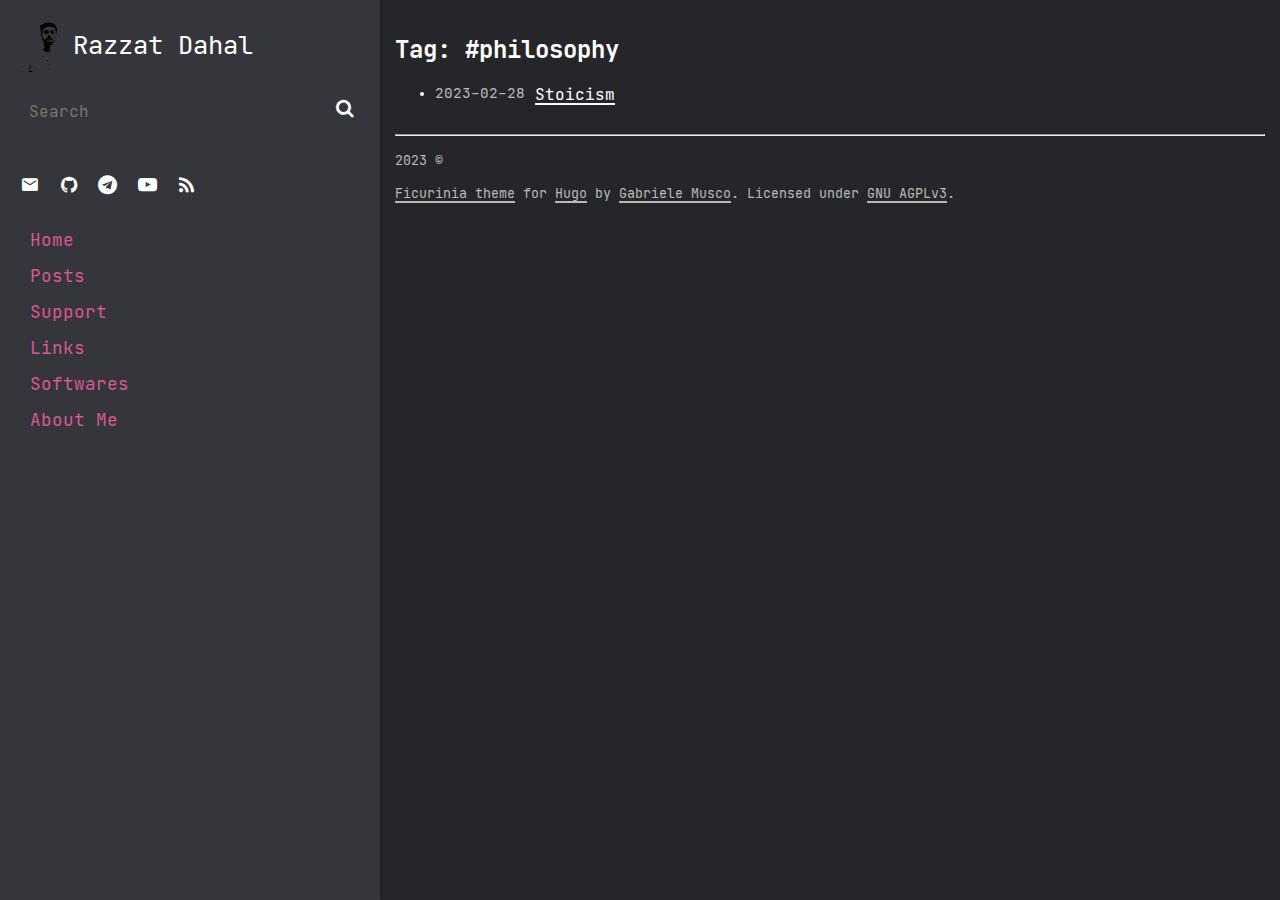
<file: tags/philosophy/index.html>
<!DOCTYPE html>
<html class="" lang="en-us"><head>
    
    <meta name="viewport" content="width=device-width" />
    <meta http-equiv="Content-Type" content="text/html;charset=UTF-8" />
    <meta http-equiv="X-UA-Compatible" content="IE=7" />

    
        
          <link href="/tags/philosophy/index.xml" rel="alternate" type="application/rss+xml" title="Razzat Dahal" />
          <link href="/tags/philosophy/index.xml" rel="feed" type="application/rss+xml" title="Razzat Dahal" />
        
    <link
    rel="icon"
    href='/favicon.png'
/>
<link
    rel="shortcut icon"
    href='/favicon.ico'
    type="image/x-icon"
/>
<link
    rel="apple-touch-icon"
    href='/apple-touch-icon.png'
/>

    <link
        rel="icon"
        href='/logo.svg'
        type="image/svg+xml"
    />

<title>
        
            philosophy  &ndash;
        
        Razzat Dahal
    </title>

    
    <link href="/symbols-nerd-font/symbols-nerd-font.css" rel="stylesheet" integrity="sha512-lydow8GLOLlYNOtHlksNCmGWWCBsbIEtikXpHzfWqx78HLlyQZHOzyLwPpKol4Th6aCwLUXOfODVYgwrd3nwKQ=="/>
    <link href="/jetbrains-mono/jetbrains-mono.css" rel="stylesheet" integrity="sha512-tJxlgL6v1Y7kFf+qB8SloaAMKnOAw6WouknxXtIjkBux9Y/9aX81EUWOJO8c/3l98DmjG8brr4to7zaez606Fg=="/>

    
    
    <link type="text/css" rel="stylesheet" href=/css/styles.1e095b0a4507e76c41c3df3d15a87a27c5c98e4adb37e3068af3f64f4f7079aadabc0912fa43a21c199fbfa17b0ae61b6f6b41fd7a97bfe72bb2deb880e35498.css integrity="sha512-HglbCkUH52xBw989Fah6J8XJjkrbN&#43;MGivP2T09wearavAkS&#43;kOiHBmfv6F7CuYbb2tB/XqXv&#43;crst64gONUmA==" />
<meta name="author" content="Rajat Dahal" />

    
        <meta name="description" content="A place to start something." />
    

<meta property="og:site_name"
    content='Razzat Dahal' />

    <meta property="og:title"
        content='Razzat Dahal' />
    
        <meta property="og:description" content="A place to start something." />
    
    <meta property="og:type" content="blog" />
    <meta property="og:image"
        content='/portfolio/static/photo_2023-02-27_12-55-49.png' />

<meta name="twitter:card" content="summary_large_image" />
<meta property="twitter:domain"
      content=''
/>
<meta property="twitter:url" content="/tags/philosophy/" />


    <meta name="twitter:title"
        content='Razzat Dahal' />
    
        <meta name="twitter:description" content="A place to start something." />
    
    <meta name="twitter:image"
        content='/portfolio/static/photo_2023-02-27_12-55-49.png' />

<link rel="manifest" href="/manifest/index.json" />
</head>


<body>
        <div id="baseContainer"><header class="">
<div class="titleAndSearchContainer">
        <div id="titleContainer">
            
                <a class="unstyledLink" href="/">
                    <img src='/logo.svg' alt='Logo'/>
                </a>
            
            <div class="rightOfLogo">
                <div class="titleAndHamburger">
                    <h1>
                        <a class="unstyledLink" href="/">Razzat Dahal</a>
                        
                    </h1>
                    
                </div>
                <div id="wide_nav"><nav>
    
    <ul id="main-nav">
        <li><a href="/">Home</a></li>
        
            <li><a href="/posts">Posts</a></li>
        
        
            <li><a href="/support">Support</a></li>
        
            <li><a href="/links">Links</a></li>
        
            <li><a href="/softwares">Softwares</a></li>
        
        
        
        
        
            <li><a href="/about/">About Me</a></li>
        
        
        
    </ul>
</nav>
</div>
            </div>
        </div>
        <div class="search">
    <input id="searchbar" type="text" placeholder='Search' />
    <a class="nerdlink" onclick="newSearch();">&#xf002;</a>
</div>
<script>
    function newSearch() {
        let term = searchbar.value.trim();
        if (!term) return;
        location.href = `/search?q=${term}`;
    }
    searchbar.onkeyup = (ev) => {if (ev.keyCode == 13) newSearch()};
</script>

    </div>
    <div id="links">
        
        
        <a
    
        rel="noreferrer"
    
    target="_blank"
    class="nerdlink"
    href="mailto:radiusrazzat111@gmail.com">
    
    
        &#xf6ed;
    
    <span>
        Email
    </span>
</a>
<a
    
        rel="noreferrer"
    
    target="_blank"
    class="nerdlink"
    href="https://github.com/ceaser008">
    
    
        &#xf09b;
    
    <span>
        GitHub
    </span>
</a>
<a
    
        rel="noreferrer"
    
    target="_blank"
    class="nerdlink"
    href="https://t.me/ceaser008">
    
    
        &#xf2c6;
    
    <span>
        Telegram
    </span>
</a>
<a
    
        rel="noreferrer"
    
    target="_blank"
    class="nerdlink"
    href="https://www.youtube.com/channel/UCCznJpOoWW7p9bBN_PQQCQg">
    
    
        &#xf16a;
    
    <span>
        YouTube
    </span>
</a>
<a
    
        rel="noreferrer"
    
    target="_blank"
    class="nerdlink"
    href="/index.xml">
    
    
        &#xf09e;
    
    <span>
        RSS
    </span>
</a>

    </div>
    
        <div id="sidebar_nav"><nav>
    
    <ul id="main-nav">
        <li><a href="/">Home</a></li>
        
            <li><a href="/posts">Posts</a></li>
        
        
            <li><a href="/support">Support</a></li>
        
            <li><a href="/links">Links</a></li>
        
            <li><a href="/softwares">Softwares</a></li>
        
        
        
        
        
            <li><a href="/about/">About Me</a></li>
        
        
        
    </ul>
</nav>
</div>
        
    

</header>
<div id="contentContainer">
                <div id="content">
                    <main>
    <h2>
    
    
    
    
        Tag: #philosophy
    
</h2>
<ul class="list">
    
        
            <li>
                <div>
                    <span class="date">
    2023-02-28

</span>
                    <span>
                        <a href="/posts/stoicism/">Stoicism</a>
                    </span>
                </div>
            </li>
        
    
</ul>


                    </main><footer>
    <hr />

<p><small>
        2023 &copy; 
    </small></p>
    <p><small>
        <a href='https://gitlab.com/gabmus/hugo-ficurinia'>Ficurinia theme</a> for <a href='https://gohugo.io'>Hugo</a> by <a href='https://gabmus.org'>Gabriele Musco</a>. Licensed under <a href='https://www.gnu.org/licenses/agpl-3.0.html'>GNU AGPLv3</a>.
    </small></p>
</footer>
</div>
            </div>
        </div>


</body>
</html>
</file>
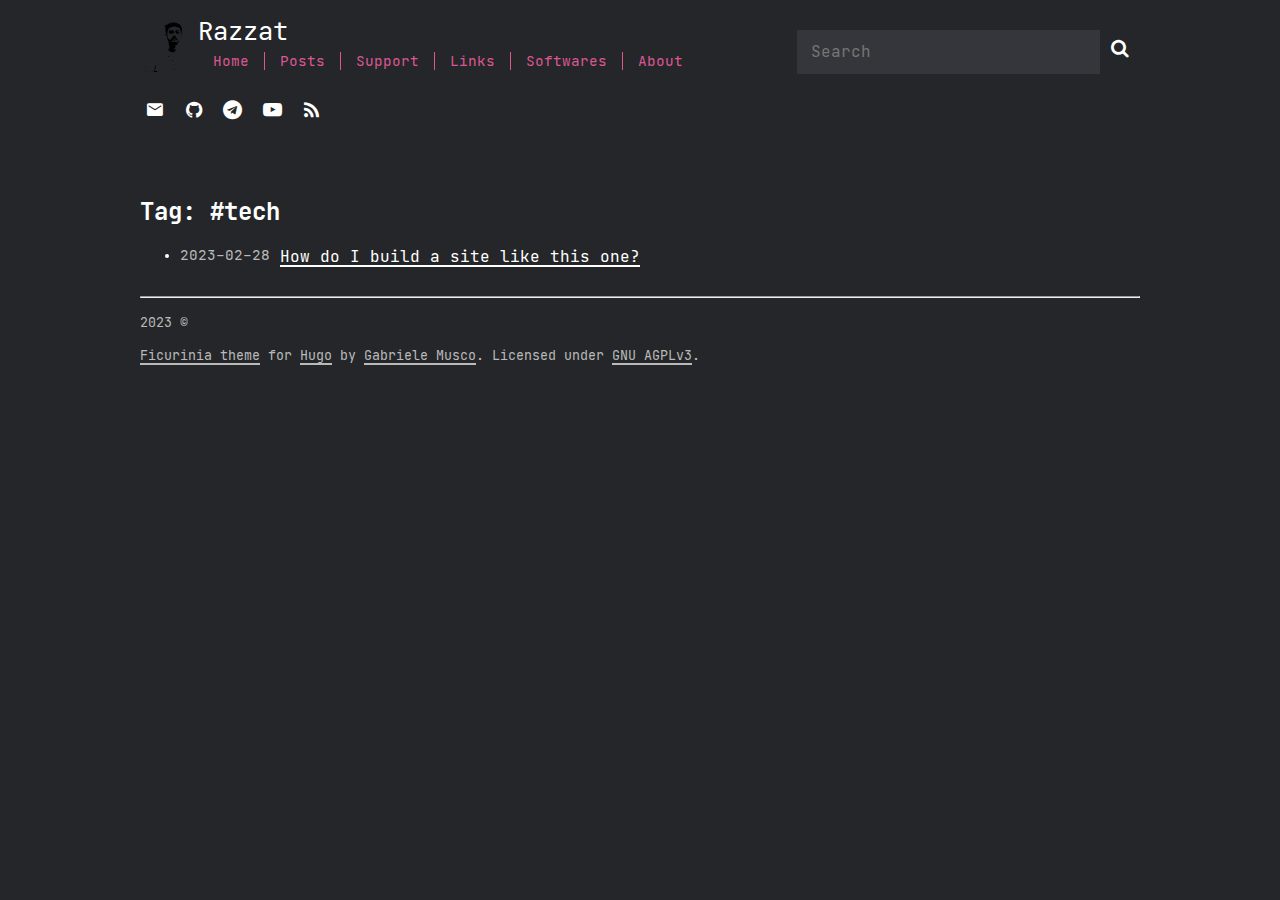
<file: tags/tech/index.html>
<!DOCTYPE html>
<html class="" lang="en-us"><head>
    
    <meta name="viewport" content="width=device-width" />
    <meta http-equiv="Content-Type" content="text/html;charset=UTF-8" />
    <meta http-equiv="X-UA-Compatible" content="IE=7" />

    
        
          <link href="/tags/tech/index.xml" rel="alternate" type="application/rss+xml" title="Razzat" />
          <link href="/tags/tech/index.xml" rel="feed" type="application/rss+xml" title="Razzat" />
        
    <link
    rel="icon"
    href='/favicon.png'
/>
<link
    rel="shortcut icon"
    href='/favicon.ico'
    type="image/x-icon"
/>
<link
    rel="apple-touch-icon"
    href='/apple-touch-icon.png'
/>

    <link
        rel="icon"
        href='/logo.svg'
        type="image/svg+xml"
    />

<title>
        
            tech  &ndash;
        
        Razzat
    </title>

    
    <link href="/symbols-nerd-font/symbols-nerd-font.css" rel="stylesheet" integrity="sha512-lydow8GLOLlYNOtHlksNCmGWWCBsbIEtikXpHzfWqx78HLlyQZHOzyLwPpKol4Th6aCwLUXOfODVYgwrd3nwKQ=="/>
    <link href="/jetbrains-mono/jetbrains-mono.css" rel="stylesheet" integrity="sha512-tJxlgL6v1Y7kFf+qB8SloaAMKnOAw6WouknxXtIjkBux9Y/9aX81EUWOJO8c/3l98DmjG8brr4to7zaez606Fg=="/>

    
    
    <link type="text/css" rel="stylesheet" href=/css/styles.04982f14749f961e82f724e635b9fabc935a79b6206975edda22122a47fa6e8f67929d56d66a1aed0f25126a81269bebe938f845c9c37de46ab102fb7fb90e23.css integrity="sha512-BJgvFHSflh6C9yTmNbn6vJNaebYgaXXt2iISKkf6bo9nkp1W1moa7Q8lEmqBJpvr6Tj4RcnDfeRqsQL7f7kOIw==" />
<meta name="author" content="Rajat Dahal" />

    
        <meta name="description" content="Place to start something" />
    

<meta property="og:site_name"
    content='Razzat' />

    <meta property="og:title"
        content='Razzat' />
    
        <meta property="og:description" content="Place to start something" />
    
    <meta property="og:type" content="blog" />
    <meta property="og:image"
        content='/portfolio/static/photo_2023-02-27_12-55-49.png' />

<meta name="twitter:card" content="summary_large_image" />
<meta property="twitter:domain"
      content=''
/>
<meta property="twitter:url" content="/tags/tech/" />


    <meta name="twitter:title"
        content='Razzat' />
    
        <meta name="twitter:description" content="Place to start something" />
    
    <meta name="twitter:image"
        content='/portfolio/static/photo_2023-02-27_12-55-49.png' />

<link rel="manifest" href="/manifest/index.json" />
</head>


<body>
        <div id="baseContainer"><header class="">
<div class="titleAndSearchContainer">
        <div id="titleContainer">
            
                <a class="unstyledLink" href="/">
                    <img src='/logo.svg' alt='Logo'/>
                </a>
            
            <div class="rightOfLogo">
                <div class="titleAndHamburger">
                    <h1>
                        <a class="unstyledLink" href="/">Razzat</a>
                        
                    </h1>
                    
                </div>
                <div id="wide_nav"><nav>
    
    <ul id="main-nav">
        <li><a href="/">Home</a></li>
        
            <li><a href="/posts">Posts</a></li>
        
        
            <li><a href="/support">Support</a></li>
        
            <li><a href="/links">Links</a></li>
        
            <li><a href="/softwares">Softwares</a></li>
        
        
        
        
        
            <li><a href="/about/">About</a></li>
        
        
        
    </ul>
</nav>
</div>
            </div>
        </div>
        <div class="search">
    <input id="searchbar" type="text" placeholder='Search' />
    <a class="nerdlink" onclick="newSearch();">&#xf002;</a>
</div>
<script>
    function newSearch() {
        let term = searchbar.value.trim();
        if (!term) return;
        location.href = `/search?q=${term}`;
    }
    searchbar.onkeyup = (ev) => {if (ev.keyCode == 13) newSearch()};
</script>

    </div>
    <div id="links">
        
        
        <a
    
        rel="noreferrer"
    
    target="_blank"
    class="nerdlink"
    href="mailto:radiusrazzat111@gmail.com">
    
    
        &#xf6ed;
    
    <span>
        Email
    </span>
</a>
<a
    
        rel="noreferrer"
    
    target="_blank"
    class="nerdlink"
    href="https://github.com/ceaser008">
    
    
        &#xf09b;
    
    <span>
        GitHub
    </span>
</a>
<a
    
        rel="noreferrer"
    
    target="_blank"
    class="nerdlink"
    href="https://t.me/ceaser008">
    
    
        &#xf2c6;
    
    <span>
        Telegram
    </span>
</a>
<a
    
        rel="noreferrer"
    
    target="_blank"
    class="nerdlink"
    href="https://www.youtube.com/channel/UCCznJpOoWW7p9bBN_PQQCQg">
    
    
        &#xf16a;
    
    <span>
        YouTube
    </span>
</a>
<a
    
        rel="noreferrer"
    
    target="_blank"
    class="nerdlink"
    href="/index.xml">
    
    
        &#xf09e;
    
    <span>
        RSS
    </span>
</a>

    </div>
    

</header>
<div id="contentContainer">
                <div id="content">
                    <main>
    <h2>
    
    
    
    
        Tag: #tech
    
</h2>
<ul class="list">
    
        
            <li>
                <div>
                    <span class="date">
    2023-02-28

</span>
                    <span>
                        <a href="/posts/site/">How do I build a site like this one?</a>
                    </span>
                </div>
            </li>
        
    
</ul>


                    </main><footer>
    <hr />

<p><small>
        2023 &copy; 
    </small></p>
    <p><small>
        <a href='https://gitlab.com/gabmus/hugo-ficurinia'>Ficurinia theme</a> for <a href='https://gohugo.io'>Hugo</a> by <a href='https://gabmus.org'>Gabriele Musco</a>. Licensed under <a href='https://www.gnu.org/licenses/agpl-3.0.html'>GNU AGPLv3</a>.
    </small></p>
</footer>
</div>
            </div>
        </div>


</body>
</html>
</file>
<file: symbols-nerd-font/symbols-nerd-font.css>
/* symbols-2048-em-nerd-font-complete */
@font-face {
	font-family: Symbols Nerd Font;
	font-style: normal;
	font-weight: 400;
	src: local("Symbols-2048-em Nerd Font Complete"), local("SymbolsNerdFontComplete-2048-em"), url(symbols-2048-em-nerd-font-complete.woff2) format("woff2");
}
</file>
<file: jetbrains-mono/jetbrains-mono.css>
/* jetbrains-mono-regular-latin */
@font-face {
	font-family: JetBrains Mono;
	font-style: normal;
	font-weight: 400;
	src: local("JetBrains Mono Regular"), local("JetBrainsMono-Regular"), url(jetbrains-mono-regular-latin.woff2) format("woff2");
	unicode-range: U+0000-00FF,U+0131,U+0152-0153,U+02BB-02BC,U+02C6,U+02DA,U+02DC,U+2000-206F,U+2074,U+20AC,U+2122,U+2212,U+2215;
}
/* jetbrains-mono-regular-latin-ext */
@font-face {
	font-family: JetBrains Mono;
	font-style: normal;
	font-weight: 400;
	src: local("JetBrains Mono Regular"), local("JetBrainsMono-Regular"), url(jetbrains-mono-regular-latin-ext.woff2) format("woff2");
	unicode-range: U+0100-024F,U+0259,U+1E00-1EFF,U+20A0-20CF,U+2C60-2C7F,U+A720-A7FF;
}
/* jetbrains-mono-medium-italic-latin */
@font-face {
	font-family: JetBrains Mono;
	font-style: italic;
	font-weight: 500;
	src: local("JetBrains Mono Medium Italic"), local("JetBrainsMono-MediumItalic"), url(jetbrains-mono-medium-italic-latin.woff2) format("woff2");
	unicode-range: U+0000-00FF,U+0131,U+0152-0153,U+02BB-02BC,U+02C6,U+02DA,U+02DC,U+2000-206F,U+2074,U+20AC,U+2122,U+2212,U+2215;
}
/* jetbrains-mono-medium-italic-latin-ext */
@font-face {
	font-family: JetBrains Mono;
	font-style: italic;
	font-weight: 500;
	src: local("JetBrains Mono Medium Italic"), local("JetBrainsMono-MediumItalic"), url(jetbrains-mono-medium-italic-latin-ext.woff2) format("woff2");
	unicode-range: U+0100-024F,U+0259,U+1E00-1EFF,U+20A0-20CF,U+2C60-2C7F,U+A720-A7FF;
}
/* jetbrains-mono-medium-latin */
@font-face {
	font-family: JetBrains Mono;
	font-style: normal;
	font-weight: 500;
	src: local("JetBrains Mono Medium"), local("JetBrainsMono-Medium"), url(jetbrains-mono-medium-latin.woff2) format("woff2");
	unicode-range: U+0000-00FF,U+0131,U+0152-0153,U+02BB-02BC,U+02C6,U+02DA,U+02DC,U+2000-206F,U+2074,U+20AC,U+2122,U+2212,U+2215;
}
/* jetbrains-mono-medium-latin-ext */
@font-face {
	font-family: JetBrains Mono;
	font-style: normal;
	font-weight: 500;
	src: local("JetBrains Mono Medium"), local("JetBrainsMono-Medium"), url(jetbrains-mono-medium-latin-ext.woff2) format("woff2");
	unicode-range: U+0100-024F,U+0259,U+1E00-1EFF,U+20A0-20CF,U+2C60-2C7F,U+A720-A7FF;
}
/* jetbrains-mono-light-italic-latin */
@font-face {
	font-family: JetBrains Mono;
	font-style: italic;
	font-weight: 300;
	src: local("JetBrains Mono Light Italic"), local("JetBrainsMono-LightItalic"), url(jetbrains-mono-light-italic-latin.woff2) format("woff2");
	unicode-range: U+0000-00FF,U+0131,U+0152-0153,U+02BB-02BC,U+02C6,U+02DA,U+02DC,U+2000-206F,U+2074,U+20AC,U+2122,U+2212,U+2215;
}
/* jetbrains-mono-light-italic-latin-ext */
@font-face {
	font-family: JetBrains Mono;
	font-style: italic;
	font-weight: 300;
	src: local("JetBrains Mono Light Italic"), local("JetBrainsMono-LightItalic"), url(jetbrains-mono-light-italic-latin-ext.woff2) format("woff2");
	unicode-range: U+0100-024F,U+0259,U+1E00-1EFF,U+20A0-20CF,U+2C60-2C7F,U+A720-A7FF;
}
/* jetbrains-mono-light-latin */
@font-face {
	font-family: JetBrains Mono;
	font-style: normal;
	font-weight: 300;
	src: local("JetBrains Mono Light"), local("JetBrainsMono-Light"), url(jetbrains-mono-light-latin.woff2) format("woff2");
	unicode-range: U+0000-00FF,U+0131,U+0152-0153,U+02BB-02BC,U+02C6,U+02DA,U+02DC,U+2000-206F,U+2074,U+20AC,U+2122,U+2212,U+2215;
}
/* jetbrains-mono-light-latin-ext */
@font-face {
	font-family: JetBrains Mono;
	font-style: normal;
	font-weight: 300;
	src: local("JetBrains Mono Light"), local("JetBrainsMono-Light"), url(jetbrains-mono-light-latin-ext.woff2) format("woff2");
	unicode-range: U+0100-024F,U+0259,U+1E00-1EFF,U+20A0-20CF,U+2C60-2C7F,U+A720-A7FF;
}
/* jetbrains-mono-italic-latin */
@font-face {
	font-family: JetBrains Mono;
	font-style: italic;
	font-weight: 400;
	src: local("JetBrains Mono Italic"), local("JetBrainsMono-Italic"), url(jetbrains-mono-italic-latin.woff2) format("woff2");
	unicode-range: U+0000-00FF,U+0131,U+0152-0153,U+02BB-02BC,U+02C6,U+02DA,U+02DC,U+2000-206F,U+2074,U+20AC,U+2122,U+2212,U+2215;
}
/* jetbrains-mono-italic-latin-ext */
@font-face {
	font-family: JetBrains Mono;
	font-style: italic;
	font-weight: 400;
	src: local("JetBrains Mono Italic"), local("JetBrainsMono-Italic"), url(jetbrains-mono-italic-latin-ext.woff2) format("woff2");
	unicode-range: U+0100-024F,U+0259,U+1E00-1EFF,U+20A0-20CF,U+2C60-2C7F,U+A720-A7FF;
}
/* jetbrains-mono-extra-bold-italic-latin */
@font-face {
	font-family: JetBrains Mono;
	font-style: italic;
	font-weight: 700;
	src: local("JetBrains Mono Extra Bold Italic"), local("JetBrainsMono-ExtraBoldItalic"), url(jetbrains-mono-extra-bold-italic-latin.woff2) format("woff2");
	unicode-range: U+0000-00FF,U+0131,U+0152-0153,U+02BB-02BC,U+02C6,U+02DA,U+02DC,U+2000-206F,U+2074,U+20AC,U+2122,U+2212,U+2215;
}
/* jetbrains-mono-extra-bold-italic-latin-ext */
@font-face {
	font-family: JetBrains Mono;
	font-style: italic;
	font-weight: 700;
	src: local("JetBrains Mono Extra Bold Italic"), local("JetBrainsMono-ExtraBoldItalic"), url(jetbrains-mono-extra-bold-italic-latin-ext.woff2) format("woff2");
	unicode-range: U+0100-024F,U+0259,U+1E00-1EFF,U+20A0-20CF,U+2C60-2C7F,U+A720-A7FF;
}
/* jetbrains-mono-extra-bold-latin */
@font-face {
	font-family: JetBrains Mono;
	font-style: normal;
	font-weight: 700;
	src: local("JetBrains Mono Extra Bold"), local("JetBrainsMono-ExtraBold"), url(jetbrains-mono-extra-bold-latin.woff2) format("woff2");
	unicode-range: U+0000-00FF,U+0131,U+0152-0153,U+02BB-02BC,U+02C6,U+02DA,U+02DC,U+2000-206F,U+2074,U+20AC,U+2122,U+2212,U+2215;
}
/* jetbrains-mono-extra-bold-latin-ext */
@font-face {
	font-family: JetBrains Mono;
	font-style: normal;
	font-weight: 700;
	src: local("JetBrains Mono Extra Bold"), local("JetBrainsMono-ExtraBold"), url(jetbrains-mono-extra-bold-latin-ext.woff2) format("woff2");
	unicode-range: U+0100-024F,U+0259,U+1E00-1EFF,U+20A0-20CF,U+2C60-2C7F,U+A720-A7FF;
}
/* jetbrains-mono-bold-italic-latin */
@font-face {
	font-family: JetBrains Mono;
	font-style: italic;
	font-weight: 700;
	src: local("JetBrains Mono Bold Italic"), local("JetBrainsMono-BoldItalic"), url(jetbrains-mono-bold-italic-latin.woff2) format("woff2");
	unicode-range: U+0000-00FF,U+0131,U+0152-0153,U+02BB-02BC,U+02C6,U+02DA,U+02DC,U+2000-206F,U+2074,U+20AC,U+2122,U+2212,U+2215;
}
/* jetbrains-mono-bold-italic-latin-ext */
@font-face {
	font-family: JetBrains Mono;
	font-style: italic;
	font-weight: 700;
	src: local("JetBrains Mono Bold Italic"), local("JetBrainsMono-BoldItalic"), url(jetbrains-mono-bold-italic-latin-ext.woff2) format("woff2");
	unicode-range: U+0100-024F,U+0259,U+1E00-1EFF,U+20A0-20CF,U+2C60-2C7F,U+A720-A7FF;
}
/* jetbrains-mono-bold-latin */
@font-face {
	font-family: JetBrains Mono;
	font-style: normal;
	font-weight: 700;
	src: local("JetBrains Mono Bold"), local("JetBrainsMono-Bold"), url(jetbrains-mono-bold-latin.woff2) format("woff2");
	unicode-range: U+0000-00FF,U+0131,U+0152-0153,U+02BB-02BC,U+02C6,U+02DA,U+02DC,U+2000-206F,U+2074,U+20AC,U+2122,U+2212,U+2215;
}
/* jetbrains-mono-bold-latin-ext */
@font-face {
	font-family: JetBrains Mono;
	font-style: normal;
	font-weight: 700;
	src: local("JetBrains Mono Bold"), local("JetBrainsMono-Bold"), url(jetbrains-mono-bold-latin-ext.woff2) format("woff2");
	unicode-range: U+0100-024F,U+0259,U+1E00-1EFF,U+20A0-20CF,U+2C60-2C7F,U+A720-A7FF;
}
</file>
